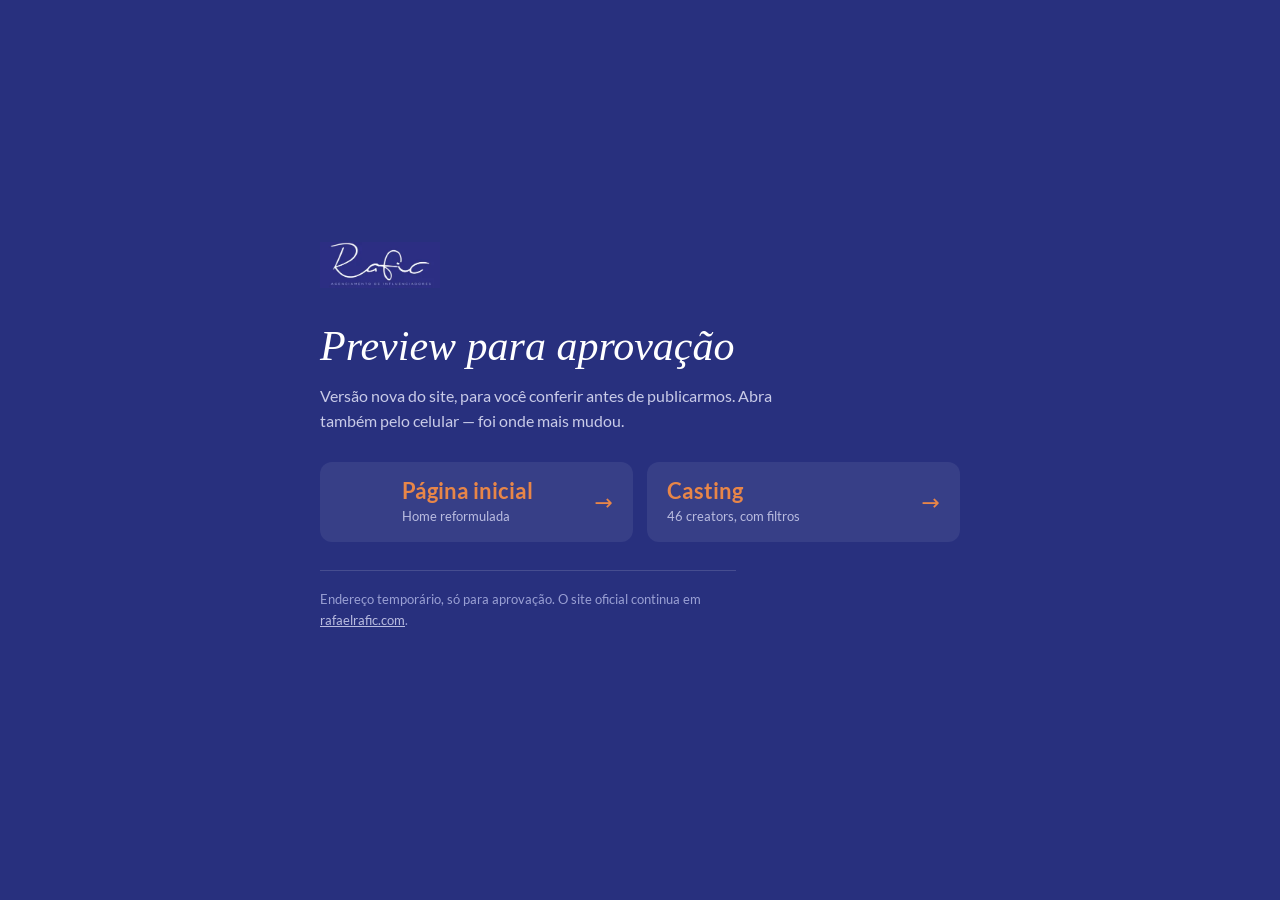
<file: index.html>
<!doctype html>
<html lang="pt-BR">
<head>
<meta charset="utf-8">
<meta name="viewport" content="width=device-width,initial-scale=1">
<meta name="robots" content="noindex,nofollow">
<title>Rafael Rafic — preview para aprovação</title>
<link rel="icon" href="midia/favicon.ico" sizes="any">
<link rel="icon" type="image/png" sizes="32x32" href="midia/favicon-32.png">
<link rel="icon" type="image/png" sizes="16x16" href="midia/favicon-16.png">
<link rel="apple-touch-icon" href="midia/apple-touch-icon.png">
<link rel="stylesheet" href="fontes/lato.css">
<style>
*,*::before,*::after{box-sizing:border-box}
body{margin:0;min-height:100vh;background:#28307e;color:#fff;
  font-family:Lato,"Segoe UI",system-ui,sans-serif;line-height:1.6;
  display:flex;align-items:center;justify-content:center;padding:24px}
main{max-width:640px;width:100%}
img{height:46px;width:auto;margin-bottom:28px}
h1{font-family:Georgia,"Times New Roman",serif;font-style:italic;font-weight:400;
  font-size:clamp(28px,6vw,42px);line-height:1.15;margin:0 0 12px}
p{color:#c9cbe8;margin:0 0 28px;max-width:52ch}
.telas{display:grid;gap:14px;margin-bottom:28px}
a.tela{display:flex;justify-content:space-between;align-items:center;gap:16px;
  background:rgba(255,255,255,.07);border-radius:12px;padding:18px 20px;
  color:#fff;text-decoration:none;min-height:64px}
a.tela:hover{background:rgba(255,255,255,.14)}
a.tela b{font-weight:700;display:block}
a.tela small{color:#b9bce0;font-size:13px}
a.tela span{color:#e88648;font-size:22px;line-height:1}
.aviso{font-size:13px;color:#9aa0d4;border-top:1px solid rgba(255,255,255,.14);
  padding-top:18px}
@media(min-width:640px){.telas{grid-template-columns:1fr 1fr}}
</style>
</head>
<body>
<main>
  <img src="midia/logo-320.webp" alt="Rafael Rafic" width="320" height="86">
  <h1>Preview para aprovação</h1>
  <p>Versão nova do site, para você conferir antes de publicarmos.
     Abra também pelo celular — foi onde mais mudou.</p>
  <div class="telas">
    <a class="tela" href="home.html">
      <span class="sr"></span>
      <span><b>Página inicial</b><small>Home reformulada</small></span>
      <span>→</span>
    </a>
    <a class="tela" href="casting.html">
      <span><b>Casting</b><small>46 creators, com filtros</small></span>
      <span>→</span>
    </a>
  </div>
  <p class="aviso">Endereço temporário, só para aprovação. O site oficial
     continua em <a href="https://rafaelrafic.com/" style="color:#b9bce0">
     rafaelrafic.com</a>.</p>
</main>
</body>
</html>
</file>
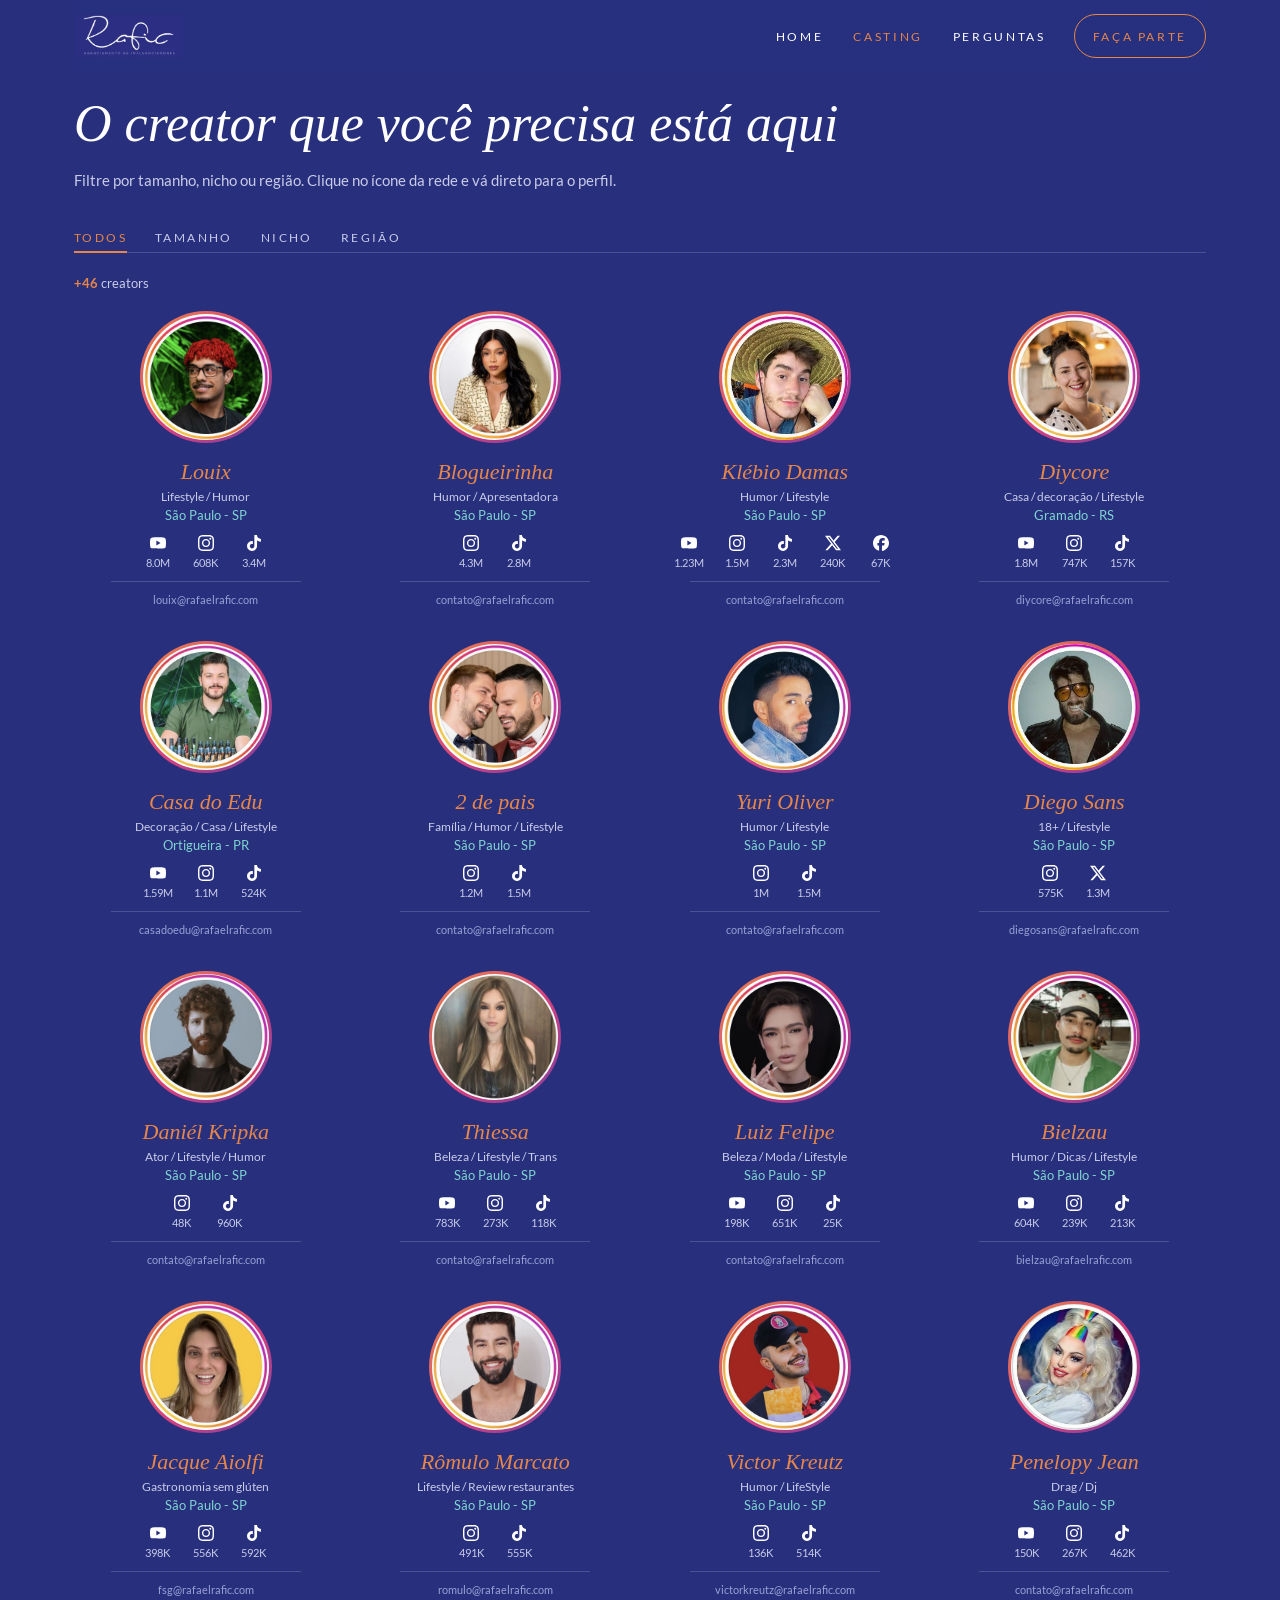
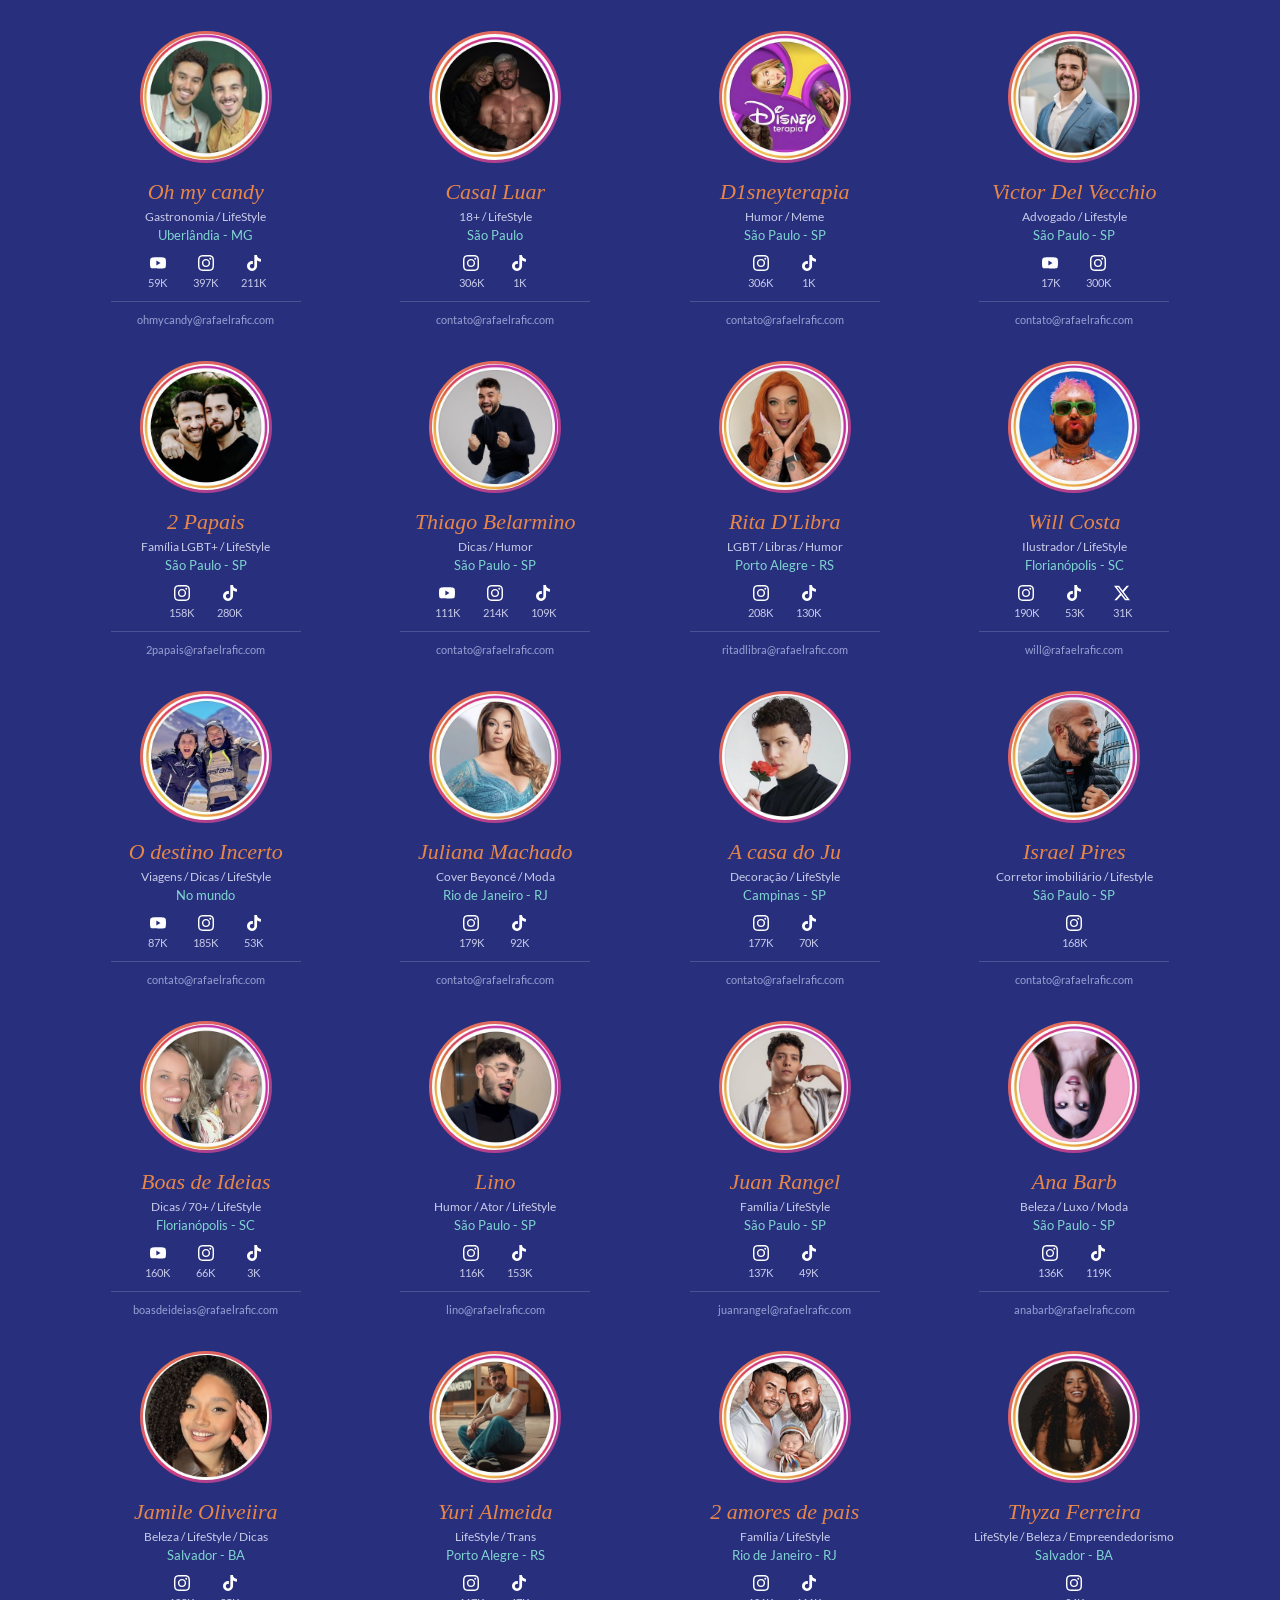
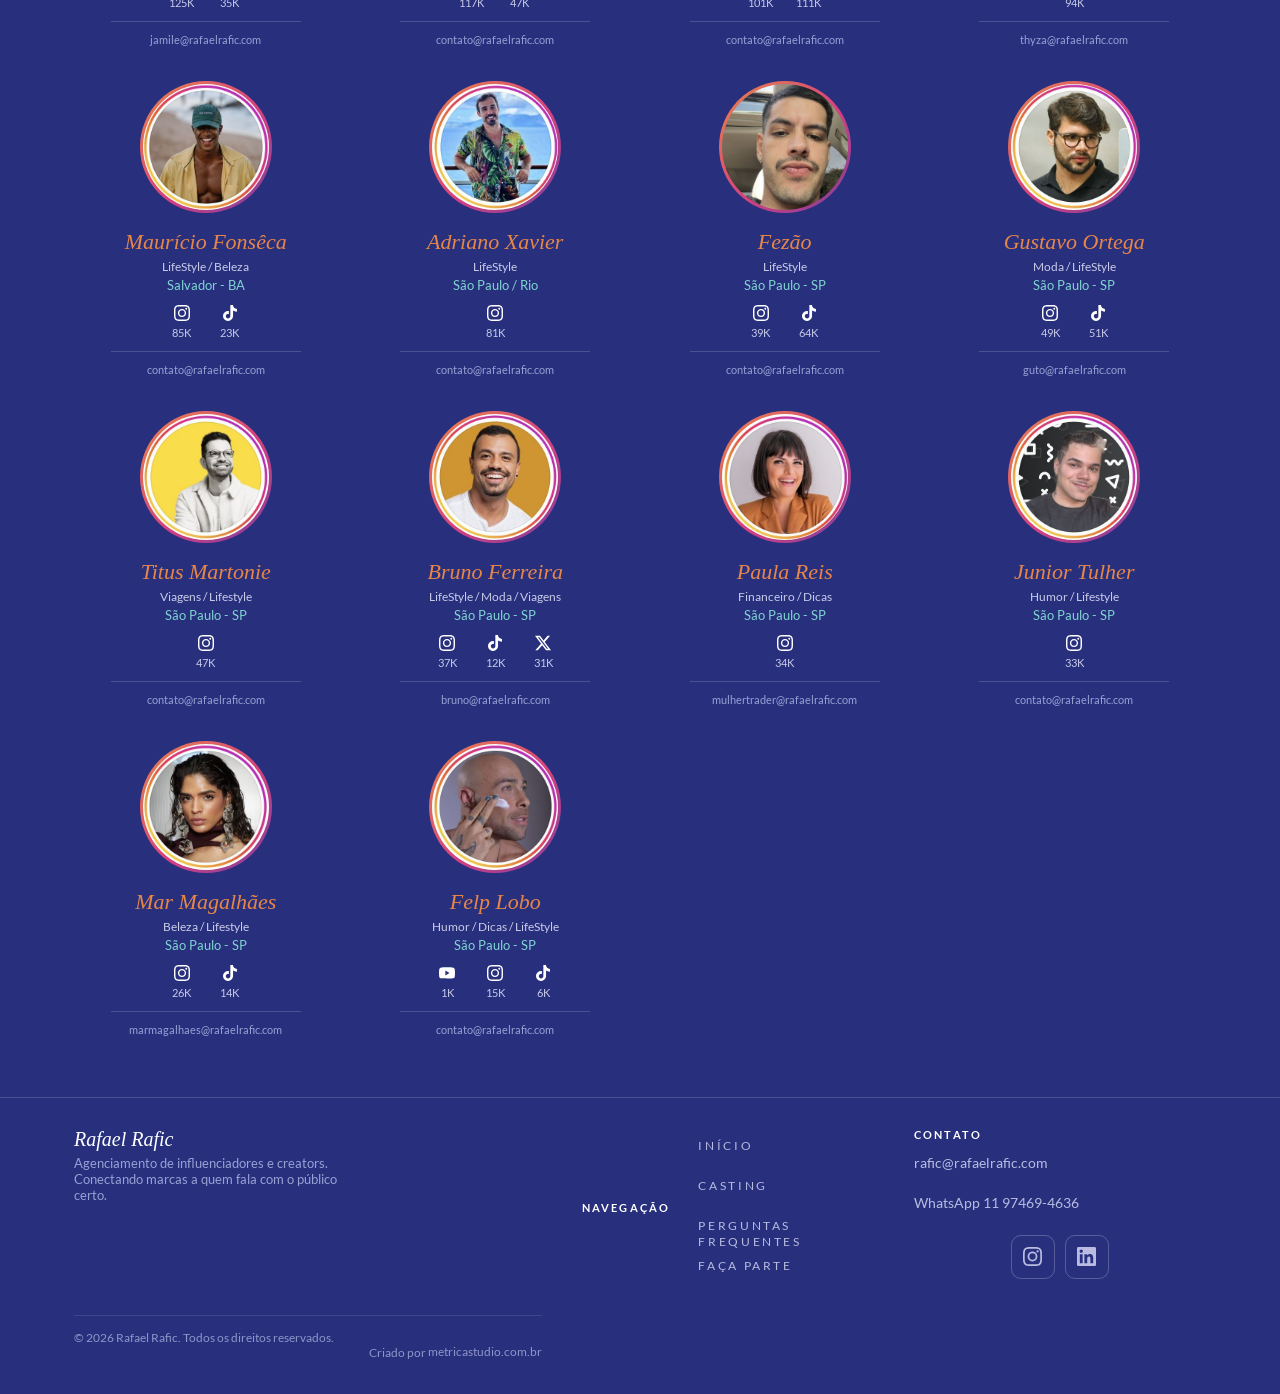
<file: casting.html>
<!doctype html>
<html lang="pt-BR">
<head>
<meta charset="utf-8">
<meta name="viewport" content="width=device-width,initial-scale=1">
<meta name="robots" content="noindex,nofollow">
<meta name="googlebot" content="noindex,nofollow">
<title>Casting — Rafael Rafic (protótipo)</title>
<link rel="icon" href="midia/favicon.ico" sizes="any">
<link rel="icon" type="image/png" sizes="32x32" href="midia/favicon-32.png">
<link rel="icon" type="image/png" sizes="16x16" href="midia/favicon-16.png">
<link rel="apple-touch-icon" href="midia/apple-touch-icon.png">
<link rel="preload" as="font" type="font/woff2" href="fontes/S6uyw4BMUTPHjx4wXg.woff2" crossorigin>
<link rel="stylesheet" href="fontes/lato.css">
<style>
*,*::before,*::after{box-sizing:border-box}
body{margin:0;background:#28307e;color:#fff;
  font-family:Lato,"Segoe UI",system-ui,sans-serif;-webkit-font-smoothing:antialiased}
.sr{position:absolute;width:1px;height:1px;overflow:hidden;clip:rect(0 0 0 0);white-space:nowrap}
.envelope{max-width:1180px;margin:0 auto;padding:0 24px}

/* Topo igual ao da home: no celular a barra ficava com 137px (17% da tela),
   o nav quebrava em duas linhas e os links tinham 15px de altura -- alvo
   pequeno demais para o dedo, que pede 44px. */
header{position:sticky;top:0;z-index:20;display:flex;align-items:center;
  justify-content:space-between;gap:12px;padding:8px 0;
  background:rgba(40,48,126,.96);backdrop-filter:blur(8px)}
header img{height:34px;width:auto}
.marca{display:inline-flex;align-items:center;min-height:44px}

.abrir{display:inline-flex;align-items:center;justify-content:center;
  width:44px;height:44px;padding:0;background:none;border:0;color:#fff;
  cursor:pointer}
.abrir svg{width:24px;height:24px;fill:currentColor}
.abrir:hover{color:#e88648}

nav{display:none;position:absolute;left:0;right:0;top:100%;
  flex-direction:column;background:#28307e;padding:4px 24px 14px;
  border-bottom:1px solid rgba(255,255,255,.12)}
nav.aberto{display:flex}
nav a{color:#fff;text-decoration:none;font-size:12px;letter-spacing:.22em;
  text-transform:uppercase;display:inline-flex;align-items:center;
  min-height:48px;padding:0 2px}
nav a:hover,nav a.ativo{color:#e88648}

/* precisa ser "nav a.botao": a regra "nav a" acima tem elemento + classe e
   ganharia no padding, deixando a borda colada no texto */
nav a.botao{background:#e88648;color:#28307e;font-weight:700;
  border:1px solid #e88648;border-radius:10px;padding:0 18px;
  justify-content:center;margin-top:12px}
nav a.botao:hover{background:#f09a63;border-color:#f09a63;color:#28307e}

.intro{padding:22px 0 8px}
h1{font-family:Georgia,"Times New Roman",serif;font-style:italic;font-weight:400;
  font-size:clamp(30px,5vw,52px);margin:0 0 14px;line-height:1.15}
.intro p{max-width:620px;margin:0;color:#c9cbe8;font-size:15px;line-height:1.6}

.abas{display:flex;gap:28px;flex-wrap:wrap;margin:30px 0 0;padding:0 0 12px;
  border-bottom:1px solid rgba(255,255,255,.16)}
.aba{background:none;border:0;padding:0 0 6px;color:#c9cbe8;cursor:pointer;
  font:inherit;font-size:12px;letter-spacing:.2em;text-transform:uppercase;
  border-bottom:2px solid transparent;margin-bottom:-13px}
.aba:hover{color:#fff}
.aba[aria-selected="true"]{color:#e88648;border-bottom-color:#e88648}

.chips{display:flex;gap:10px;flex-wrap:wrap;margin:18px 0 0}
/* sem isto o display:flex acima vence o [hidden] do navegador (mesma
   especificidade, e este vem depois) e todos os grupos aparecem juntos */
.chips[hidden]{display:none}
.chip{background:rgba(255,255,255,.08);border:1px solid transparent;border-radius:999px;
  padding:7px 15px;color:#e6e7f5;cursor:pointer;font:inherit;font-size:13px;
  display:inline-flex;align-items:center;gap:7px}
.chip:hover{background:rgba(255,255,255,.16)}
.chip[aria-pressed="true"]{background:#e88648;color:#28307e;font-weight:700}
.chip .n{opacity:.65;font-size:11px}
.chip[aria-pressed="true"] .n{opacity:.8}

.contagem{margin:22px 0 6px;font-size:13px;color:#c9cbe8}
.contagem b{color:#e88648}

.grade{display:grid;gap:34px 26px;padding:14px 0 60px;
  grid-template-columns:repeat(auto-fill,minmax(260px,1fr))}
.cartao{text-align:center}
.cartao[hidden]{display:none}
.anel{width:132px;height:132px;margin:0 auto 16px;border-radius:50%;padding:3px;
  background:linear-gradient(135deg,#e88648,#d6407f 55%,#7b3fa0)}
.avatar{width:100%;height:100%;border-radius:50%;background:#343c8c;
  display:flex;align-items:center;justify-content:center;overflow:hidden;
  font-size:34px;letter-spacing:.04em;color:#fff}
.avatar img{width:100%;height:100%;object-fit:cover;display:block}
.cartao h3{font-family:Georgia,"Times New Roman",serif;font-style:italic;
  font-weight:400;font-size:22px;margin:0 0 4px;color:#e88648}
.nicho{margin:0 0 3px;font-size:12px;color:#c9cbe8}
.cidade{margin:0 0 12px;font-size:13px;color:#7fd4d0}
.redes{display:flex;justify-content:center;gap:14px;flex-wrap:wrap;margin-bottom:12px}
.rede{display:flex;flex-direction:column;align-items:center;gap:5px;
  color:#fff;text-decoration:none;font-size:15px;min-width:34px}
.rede .icone{width:16px;height:16px;fill:currentColor;display:block}
.rede b{font-size:11px;font-weight:400;color:#c9cbe8}
.rede:hover{color:#e88648}
.rede:hover b{color:#e88648}
.email{display:inline-block;padding-top:11px;font-size:11px;color:#9aa0d4;
  text-decoration:none;border-top:1px solid rgba(255,255,255,.16);min-width:190px}
.email:hover{color:#e88648}

button.anel{border:0;cursor:pointer;font:inherit;color:inherit;display:block}
button.anel:focus-visible{outline:2px solid #e88648;outline-offset:4px}

/* ---- ficha em tela cheia ---- */
dialog.ficha{border:0;padding:0;margin:0;width:100%;max-width:100%;
  height:100%;max-height:100%;background:#28307e;color:#fff;overflow:auto}
dialog.ficha::backdrop{background:rgba(10,14,48,.72)}
.ficha-fechar{position:sticky;top:0;margin-left:auto;display:flex;
  align-items:center;justify-content:center;width:48px;height:48px;
  background:none;border:0;color:#fff;cursor:pointer;font-size:26px;
  line-height:1}
.ficha-fechar:hover{color:#e88648}
.ficha-fechar:focus-visible{outline:2px solid #e88648;outline-offset:-4px}
.ficha-corpo{display:flex;align-items:center;justify-content:center;
  min-height:calc(100% - 48px);padding:0 24px 48px}
.ficha-corpo .cartao{max-width:520px}
.ficha-corpo .anel{width:200px;height:200px;margin-bottom:26px}
.ficha-corpo .avatar{font-size:52px}
.ficha-corpo h3{font-size:34px;margin-bottom:8px}
.ficha-corpo .nicho{font-size:15px;margin-bottom:6px}
.ficha-corpo .cidade{font-size:17px;margin-bottom:26px}
.ficha-corpo .redes{gap:22px;margin-bottom:22px}
.ficha-corpo .rede .icone{width:22px;height:22px}
.ficha-corpo .rede b{font-size:13px}
.ficha-corpo .email{font-size:13px;padding-top:18px}

/* animacao curta: 180ms para entrar, 140ms para sair */
@keyframes ficha-entra{from{opacity:0;transform:translateY(10px)}
                       to{opacity:1;transform:none}}
@keyframes ficha-fundo{from{opacity:0} to{opacity:1}}
dialog.ficha[open]{animation:ficha-entra .18s ease-out}
dialog.ficha[open]::backdrop{animation:ficha-fundo .18s ease-out}
/* nome proprio para a saida: reaproveitar "ficha-entra" com reverse nao
   reinicia a animacao (o nome nao muda), o animationend nunca dispara e a
   ficha fica presa aberta */
@keyframes ficha-sai{from{opacity:1;transform:none}
                     to{opacity:0;transform:translateY(6px)}}
@keyframes ficha-fundo-sai{from{opacity:1} to{opacity:0}}
dialog.ficha.fechando{animation:ficha-sai .14s ease-in forwards}
dialog.ficha.fechando::backdrop{animation:ficha-fundo-sai .14s ease-in forwards}
@media(prefers-reduced-motion:reduce){
  dialog.ficha[open],dialog.ficha[open]::backdrop,
  dialog.ficha.fechando,dialog.ficha.fechando::backdrop{animation:none}
}

.vazio{padding:50px 0 70px;text-align:center;color:#c9cbe8}

@media(min-width:760px){
  .abrir{display:none}
  nav{display:flex;position:static;flex-direction:row;align-items:center;
    gap:26px;background:none;border:0;padding:0}
  nav a{min-height:44px}
  nav a.botao{background:none;color:#e88648;font-weight:400;
    border-radius:999px;margin-top:0}
  nav a.botao:hover{background:#e88648;color:#28307e}
  header{padding:14px 0}
  header img{height:42px}
}

@media(max-width:620px){
  .grade{grid-template-columns:1fr 1fr;gap:26px 16px}
  .anel{width:96px;height:96px}
  .avatar{font-size:25px}
  .cartao h3{font-size:17px}
  .redes{gap:9px}
  .email{min-width:0;word-break:break-all}
  .abas{gap:18px}
  /* o casting e aberto sobretudo no celular, entao o topo cede espaco
     para os creators comecarem acima da dobra */
  .envelope{padding:0 16px}
  .intro{padding:10px 0 0}
  h1{font-size:27px;margin-bottom:8px}
  .intro p{font-size:13px}
  .abas{margin-top:18px}
  .contagem{margin:14px 0 0}
  .grade{padding-top:8px}
}

.rodape{margin-top:auto;border-top:1px solid rgba(255,255,255,.14);
  padding:30px 0 0;font-size:14px;color:#b9bce0}
.rodape .envelope{display:grid;gap:22px}
.rodape h2{font-family:Georgia,"Times New Roman",serif;font-style:italic;
  font-weight:400;font-size:20px;color:#fff;margin:0 0 4px}
.rodape .lema{margin:0;max-width:34ch;color:#9aa0d4;font-size:13px}
.rodape h3{font-size:11px;letter-spacing:.2em;text-transform:uppercase;
  color:#fff;margin:0 0 4px;font-weight:700}
.rodape ul{list-style:none;margin:0;padding:0}
/* Os 44px de area de toque continuam, mas o texto fica no topo da caixa em
   vez de centralizado: e o que aproxima visualmente as linhas sem tirar o
   alvo do dedo. Ele pediu "mais juntinhos". */
.rodape li a{color:#b9bce0;text-decoration:none;display:flex;
  align-items:flex-start;min-height:40px;padding-top:9px;line-height:1.3}
.rodape a{color:#b9bce0;text-decoration:none}
.rodape a:hover{color:#e88648}

/* redes desenhadas, nao escritas */
.rodape .redes{display:flex;gap:10px;margin-top:10px}
.rodape .redes a{display:inline-flex;align-items:center;justify-content:center;
  width:44px;height:44px;border:1px solid rgba(255,255,255,.22);
  border-radius:10px}
.rodape .redes a:hover{border-color:#e88648;color:#e88648}
.rodape .redes svg{width:19px;height:19px;fill:currentColor}

.rodape .barra{margin-top:24px;border-top:1px solid rgba(255,255,255,.1);
  padding:14px 0 20px;display:flex;justify-content:space-between;
  gap:8px 20px;flex-wrap:wrap;font-size:12px;color:#8f95c9}
/* inline-flex com altura: cresce a area de toque sem tirar o
   link de dentro da frase */
.rodape .barra a{display:inline-flex;align-items:center;
  min-height:44px;color:#8f95c9}
@media(min-width:760px){
  .rodape .envelope{grid-template-columns:1.6fr 1fr 1fr;gap:40px}
}
</style>
</head>
<body>
<svg width="0" height="0" style="position:absolute" aria-hidden="true"><defs><symbol id="i-youtube" viewBox="0 0 24 24"><path d="M23.498 6.186a3.016 3.016 0 0 0-2.122-2.136C19.505 3.545 12 3.545 12 3.545s-7.505 0-9.377.505A3.017 3.017 0 0 0 .502 6.186C0 8.07 0 12 0 12s0 3.93.502 5.814a3.016 3.016 0 0 0 2.122 2.136c1.871.505 9.376.505 9.376.505s7.505 0 9.377-.505a3.015 3.015 0 0 0 2.122-2.136C24 15.93 24 12 24 12s0-3.93-.502-5.814zM9.545 15.568V8.432L15.818 12l-6.273 3.568z"/></symbol><symbol id="i-instagram" viewBox="0 0 24 24"><path d="M7.0301.084c-1.2768.0602-2.1487.264-2.911.5634-.7888.3075-1.4575.72-2.1228 1.3877-.6652.6677-1.075 1.3368-1.3802 2.127-.2954.7638-.4956 1.6365-.552 2.914-.0564 1.2775-.0689 1.6882-.0626 4.947.0062 3.2586.0206 3.6671.0825 4.9473.061 1.2765.264 2.1482.5635 2.9107.308.7889.72 1.4573 1.388 2.1228.6679.6655 1.3365 1.0743 2.1285 1.38.7632.295 1.6361.4961 2.9134.552 1.2773.056 1.6884.069 4.9462.0627 3.2578-.0062 3.668-.0207 4.9478-.0814 1.28-.0607 2.147-.2652 2.9098-.5633.7889-.3086 1.4578-.72 2.1228-1.3881.665-.6682 1.0745-1.3378 1.3795-2.1284.2957-.7632.4966-1.636.552-2.9124.056-1.2809.0692-1.6898.063-4.948-.0063-3.2583-.021-3.6668-.0817-4.9465-.0607-1.2797-.264-2.1487-.5633-2.9117-.3084-.7889-.72-1.4568-1.3876-2.1228C21.2982 1.33 20.628.9208 19.8378.6165 19.074.321 18.2017.1197 16.9244.0645 15.6471.0093 15.236-.005 11.977.0014 8.718.0076 8.31.0215 7.0301.0839m.1402 21.6932c-1.17-.0509-1.8053-.2453-2.2287-.408-.5606-.216-.96-.4771-1.3819-.895-.422-.4178-.6811-.8186-.9-1.378-.1644-.4234-.3624-1.058-.4171-2.228-.0595-1.2645-.072-1.6442-.079-4.848-.007-3.2037.0053-3.583.0607-4.848.05-1.169.2456-1.805.408-2.2282.216-.5613.4762-.96.895-1.3816.4188-.4217.8184-.6814 1.3783-.9003.423-.1651 1.0575-.3614 2.227-.4171 1.2655-.06 1.6447-.072 4.848-.079 3.2033-.007 3.5835.005 4.8495.0608 1.169.0508 1.8053.2445 2.228.408.5608.216.96.4754 1.3816.895.4217.4194.6816.8176.9005 1.3787.1653.4217.3617 1.056.4169 2.2263.0602 1.2655.0739 1.645.0796 4.848.0058 3.203-.0055 3.5834-.061 4.848-.051 1.17-.245 1.8055-.408 2.2294-.216.5604-.4763.96-.8954 1.3814-.419.4215-.8181.6811-1.3783.9-.4224.1649-1.0577.3617-2.2262.4174-1.2656.0595-1.6448.072-4.8493.079-3.2045.007-3.5825-.006-4.848-.0608M16.953 5.5864A1.44 1.44 0 1 0 18.39 4.144a1.44 1.44 0 0 0-1.437 1.4424M5.8385 12.012c.0067 3.4032 2.7706 6.1557 6.173 6.1493 3.4026-.0065 6.157-2.7701 6.1506-6.1733-.0065-3.4032-2.771-6.1565-6.174-6.1498-3.403.0067-6.156 2.771-6.1496 6.1738M8 12.0077a4 4 0 1 1 4.008 3.9921A3.9996 3.9996 0 0 1 8 12.0077"/></symbol><symbol id="i-tiktok" viewBox="0 0 24 24"><path d="M12.525.02c1.31-.02 2.61-.01 3.91-.02.08 1.53.63 3.09 1.75 4.17 1.12 1.11 2.7 1.62 4.24 1.79v4.03c-1.44-.05-2.89-.35-4.2-.97-.57-.26-1.1-.59-1.62-.93-.01 2.92.01 5.84-.02 8.75-.08 1.4-.54 2.79-1.35 3.94-1.31 1.92-3.58 3.17-5.91 3.21-1.43.08-2.86-.31-4.08-1.03-2.02-1.19-3.44-3.37-3.65-5.71-.02-.5-.03-1-.01-1.49.18-1.9 1.12-3.72 2.58-4.96 1.66-1.44 3.98-2.13 6.15-1.72.02 1.48-.04 2.96-.04 4.44-.99-.32-2.15-.23-3.02.37-.63.41-1.11 1.04-1.36 1.75-.21.51-.15 1.07-.14 1.61.24 1.64 1.82 3.02 3.5 2.87 1.12-.01 2.19-.66 2.77-1.61.19-.33.4-.67.41-1.06.1-1.79.06-3.57.07-5.36.01-4.03-.01-8.05.02-12.07z"/></symbol><symbol id="i-twitter" viewBox="0 0 24 24"><path d="M18.901 1.153h3.68l-8.04 9.19L24 22.846h-7.406l-5.8-7.584-6.638 7.584H.474l8.6-9.83L0 1.154h7.594l5.243 6.932ZM17.61 20.644h2.039L6.486 3.24H4.298Z"/></symbol><symbol id="i-facebook" viewBox="0 0 24 24"><path d="M9.101 23.691v-7.98H6.627v-3.667h2.474v-1.58c0-4.085 1.848-5.978 5.858-5.978.401 0 .955.042 1.468.103a8.68 8.68 0 0 1 1.141.195v3.325a8.623 8.623 0 0 0-.653-.036 26.805 26.805 0 0 0-.733-.009c-.707 0-1.259.096-1.675.309a1.686 1.686 0 0 0-.679.622c-.258.42-.374.995-.374 1.752v1.297h3.919l-.386 2.103-.287 1.564h-3.246v8.245C19.396 23.238 24 18.179 24 12.044c0-6.627-5.373-12-12-12s-12 5.373-12 12c0 5.628 3.874 10.35 9.101 11.647Z"/></symbol></defs></svg>
<div class="envelope">

  <header>
    <a href="home.html" class="marca" aria-label="Rafael Rafic, página inicial">
      <img src="midia/logo-320.webp" alt="Rafael Rafic" width="320" height="86">
    </a>
    <button class="abrir" type="button" aria-expanded="false"
            aria-controls="menu-principal" aria-label="Abrir menu">
      <svg viewBox="0 0 24 24" aria-hidden="true"><rect x="3" y="6" width="18" height="2" rx="1"/><rect x="3" y="11" width="18" height="2" rx="1"/><rect x="3" y="16" width="18" height="2" rx="1"/></svg>
    </button>
    <nav id="menu-principal" aria-label="Principal">
      <a href="home.html">Home</a>
      <a href="#" class="ativo" aria-current="page">Casting</a>
      <a href="home.html#perguntas">Perguntas</a>
      <a href="home.html#faca-parte" class="botao">Faça parte</a>
    </nav>
  </header>

  <section class="intro">
    <h1>O creator que você precisa está aqui</h1>
    <p>Filtre por tamanho, nicho ou região. Clique no ícone da rede e vá direto
       para o perfil.</p>
  </section>

  <div class="abas" role="tablist">
    <button class="aba" role="tab" aria-selected="true"  data-dim="">Todos</button>
    <button class="aba" role="tab" aria-selected="false" data-dim="porte">Tamanho</button>
    <button class="aba" role="tab" aria-selected="false" data-dim="nicho">Nicho</button>
    <button class="aba" role="tab" aria-selected="false" data-dim="uf">Região</button>
  </div>
  <div class="chips" data-para="porte" hidden><button class="chip" data-dim="porte" data-valor="macro">Macro e Mega<span class="n">15</span></button><button class="chip" data-dim="porte" data-valor="medio">Médios<span class="n">25</span></button><button class="chip" data-dim="porte" data-valor="micro">Micros<span class="n">6</span></button></div><div class="chips" data-para="nicho" hidden><button class="chip" data-dim="nicho" data-valor="Humor">Humor<span class="n">14</span></button><button class="chip" data-dim="nicho" data-valor="Beleza">Beleza<span class="n">7</span></button><button class="chip" data-dim="nicho" data-valor="Dicas">Dicas<span class="n">7</span></button><button class="chip" data-dim="nicho" data-valor="Entretenimento">Entretenimento<span class="n">6</span></button><button class="chip" data-dim="nicho" data-valor="Diversidade">Diversidade<span class="n">5</span></button><button class="chip" data-dim="nicho" data-valor="Moda">Moda<span class="n">5</span></button><button class="chip" data-dim="nicho" data-valor="Família">Família<span class="n">4</span></button><button class="chip" data-dim="nicho" data-valor="Negócios">Negócios<span class="n">4</span></button><button class="chip" data-dim="nicho" data-valor="Casa e Decoração">Casa e Decoração<span class="n">3</span></button><button class="chip" data-dim="nicho" data-valor="Gastronomia">Gastronomia<span class="n">3</span></button><button class="chip" data-dim="nicho" data-valor="Viagens">Viagens<span class="n">3</span></button><button class="chip" data-dim="nicho" data-valor="Público adulto">Público adulto<span class="n">2</span></button></div><div class="chips" data-para="uf" hidden><button class="chip" data-dim="uf" data-valor="SP">SP<span class="n">31</span></button><button class="chip" data-dim="uf" data-valor="BA">BA<span class="n">3</span></button><button class="chip" data-dim="uf" data-valor="RS">RS<span class="n">3</span></button><button class="chip" data-dim="uf" data-valor="RJ">RJ<span class="n">2</span></button><button class="chip" data-dim="uf" data-valor="SC">SC<span class="n">2</span></button><button class="chip" data-dim="uf" data-valor="MG">MG<span class="n">1</span></button><button class="chip" data-dim="uf" data-valor="PR">PR<span class="n">1</span></button></div>

  <p class="contagem" id="contagem"></p>
  <div class="grade"><article class="cartao" data-porte="macro" data-uf="SP" data-nichos="Humor"><button class="anel" type="button" aria-label="Abrir ficha de Louix"><div class="avatar"><img src="fotos/louix.jpg" alt="Louix" loading="lazy"></div></button><h3>Louix</h3><p class="nicho">Lifestyle / Humor</p><p class="cidade">São Paulo - SP</p><div class="redes"><a class="rede" href="https://www.youtube.com/louixx" target="_blank" rel="noopener" title="YouTube de Louix"><svg class="icone" aria-hidden="true"><use href="#i-youtube"/></svg><span class="sr">YouTube</span><b>8.0M</b></a><a class="rede" href="https://www.instagram.com/louixmarfil/" target="_blank" rel="noopener" title="Instagram de Louix"><svg class="icone" aria-hidden="true"><use href="#i-instagram"/></svg><span class="sr">Instagram</span><b>608K</b></a><a class="rede" href="https://www.tiktok.com/@louix" target="_blank" rel="noopener" title="TikTok de Louix"><svg class="icone" aria-hidden="true"><use href="#i-tiktok"/></svg><span class="sr">TikTok</span><b>3.4M</b></a></div><a class="email" href="mailto:louix@rafaelrafic.com">louix@rafaelrafic.com</a></article><article class="cartao" data-porte="macro" data-uf="SP" data-nichos="Entretenimento|Humor"><button class="anel" type="button" aria-label="Abrir ficha de Blogueirinha"><div class="avatar"><img src="fotos/blogueirinha.jpg" alt="Blogueirinha" loading="lazy"></div></button><h3>Blogueirinha</h3><p class="nicho">Humor / Apresentadora</p><p class="cidade">São Paulo - SP</p><div class="redes"><a class="rede" href="https://www.instagram.com/blogueirinha/" target="_blank" rel="noopener" title="Instagram de Blogueirinha"><svg class="icone" aria-hidden="true"><use href="#i-instagram"/></svg><span class="sr">Instagram</span><b>4.3M</b></a><a class="rede" href="https://www.tiktok.com/@i_blogueirinha" target="_blank" rel="noopener" title="TikTok de Blogueirinha"><svg class="icone" aria-hidden="true"><use href="#i-tiktok"/></svg><span class="sr">TikTok</span><b>2.8M</b></a></div><a class="email" href="mailto:contato@rafaelrafic.com">contato@rafaelrafic.com</a></article><article class="cartao" data-porte="macro" data-uf="SP" data-nichos="Humor"><button class="anel" type="button" aria-label="Abrir ficha de Klébio Damas"><div class="avatar"><img src="fotos/klebio-damas.jpg" alt="Klébio Damas" loading="lazy"></div></button><h3>Klébio Damas</h3><p class="nicho">Humor / Lifestyle</p><p class="cidade">São Paulo - SP</p><div class="redes"><a class="rede" href="https://www.youtube.com/channel/UCdKdmvjGSkT5CJlZGamPaYQ" target="_blank" rel="noopener" title="YouTube de Klébio Damas"><svg class="icone" aria-hidden="true"><use href="#i-youtube"/></svg><span class="sr">YouTube</span><b>1.23M</b></a><a class="rede" href="https://www.instagram.com/klebiodamas" target="_blank" rel="noopener" title="Instagram de Klébio Damas"><svg class="icone" aria-hidden="true"><use href="#i-instagram"/></svg><span class="sr">Instagram</span><b>1.5M</b></a><a class="rede" href="https://www.tiktok.com/@klebiodamas" target="_blank" rel="noopener" title="TikTok de Klébio Damas"><svg class="icone" aria-hidden="true"><use href="#i-tiktok"/></svg><span class="sr">TikTok</span><b>2.3M</b></a><a class="rede" href="https://twitter.com/klebiodamas" target="_blank" rel="noopener" title="X de Klébio Damas"><svg class="icone" aria-hidden="true"><use href="#i-twitter"/></svg><span class="sr">X</span><b>240K</b></a><a class="rede" href="https://www.facebook.com/klebiodamas" target="_blank" rel="noopener" title="Facebook de Klébio Damas"><svg class="icone" aria-hidden="true"><use href="#i-facebook"/></svg><span class="sr">Facebook</span><b>67K</b></a></div><a class="email" href="mailto:contato@rafaelrafic.com">contato@rafaelrafic.com</a></article><article class="cartao" data-porte="macro" data-uf="RS" data-nichos="Casa e Decoração"><button class="anel" type="button" aria-label="Abrir ficha de Diycore"><div class="avatar"><img src="fotos/diycore.jpg" alt="Diycore" loading="lazy"></div></button><h3>Diycore</h3><p class="nicho">Casa / decoração / Lifestyle</p><p class="cidade">Gramado - RS</p><div class="redes"><a class="rede" href="https://www.youtube.com/@diycore" target="_blank" rel="noopener" title="YouTube de Diycore"><svg class="icone" aria-hidden="true"><use href="#i-youtube"/></svg><span class="sr">YouTube</span><b>1.8M</b></a><a class="rede" href="https://www.instagram.com/diycore/" target="_blank" rel="noopener" title="Instagram de Diycore"><svg class="icone" aria-hidden="true"><use href="#i-instagram"/></svg><span class="sr">Instagram</span><b>747K</b></a><a class="rede" href="https://www.tiktok.com/@diycore" target="_blank" rel="noopener" title="TikTok de Diycore"><svg class="icone" aria-hidden="true"><use href="#i-tiktok"/></svg><span class="sr">TikTok</span><b>157K</b></a></div><a class="email" href="mailto:diycore@rafaelrafic.com">diycore@rafaelrafic.com</a></article><article class="cartao" data-porte="macro" data-uf="PR" data-nichos="Casa e Decoração"><button class="anel" type="button" aria-label="Abrir ficha de Casa do Edu"><div class="avatar"><img src="fotos/casa-do-edu.jpg" alt="Casa do Edu" loading="lazy"></div></button><h3>Casa do Edu</h3><p class="nicho">Decoração / Casa / Lifestyle</p><p class="cidade">Ortigueira - PR</p><div class="redes"><a class="rede" href="https://www.youtube.com/channel/UCfYZRHQWV-evwn5kzQsK2Gg" target="_blank" rel="noopener" title="YouTube de Casa do Edu"><svg class="icone" aria-hidden="true"><use href="#i-youtube"/></svg><span class="sr">YouTube</span><b>1.59M</b></a><a class="rede" href="https://www.instagram.com/casadoedu/" target="_blank" rel="noopener" title="Instagram de Casa do Edu"><svg class="icone" aria-hidden="true"><use href="#i-instagram"/></svg><span class="sr">Instagram</span><b>1.1M</b></a><a class="rede" href="https://www.tiktok.com/@casadoedu" target="_blank" rel="noopener" title="TikTok de Casa do Edu"><svg class="icone" aria-hidden="true"><use href="#i-tiktok"/></svg><span class="sr">TikTok</span><b>524K</b></a></div><a class="email" href="mailto:casadoedu@rafaelrafic.com">casadoedu@rafaelrafic.com</a></article><article class="cartao" data-porte="macro" data-uf="SP" data-nichos="Família|Humor"><button class="anel" type="button" aria-label="Abrir ficha de 2 de pais"><div class="avatar"><img src="fotos/2-de-pais.jpg" alt="2 de pais" loading="lazy"></div></button><h3>2 de pais</h3><p class="nicho">Família / Humor / Lifestyle</p><p class="cidade">São Paulo - SP</p><div class="redes"><a class="rede" href="https://www.instagram.com/2depais/" target="_blank" rel="noopener" title="Instagram de 2 de pais"><svg class="icone" aria-hidden="true"><use href="#i-instagram"/></svg><span class="sr">Instagram</span><b>1.2M</b></a><a class="rede" href="https://www.tiktok.com/@2depais" target="_blank" rel="noopener" title="TikTok de 2 de pais"><svg class="icone" aria-hidden="true"><use href="#i-tiktok"/></svg><span class="sr">TikTok</span><b>1.5M</b></a></div><a class="email" href="mailto:contato@rafaelrafic.com">contato@rafaelrafic.com</a></article><article class="cartao" data-porte="macro" data-uf="SP" data-nichos="Humor"><button class="anel" type="button" aria-label="Abrir ficha de Yuri Oliver"><div class="avatar"><img src="fotos/yuri-oliver.jpg" alt="Yuri Oliver" loading="lazy"></div></button><h3>Yuri Oliver</h3><p class="nicho">Humor / Lifestyle</p><p class="cidade">São Paulo - SP</p><div class="redes"><a class="rede" href="https://instagram.com/euyurioliver" target="_blank" rel="noopener" title="Instagram de Yuri Oliver"><svg class="icone" aria-hidden="true"><use href="#i-instagram"/></svg><span class="sr">Instagram</span><b>1M</b></a><a class="rede" href="https://www.tiktok.com/@euyurioliver" target="_blank" rel="noopener" title="TikTok de Yuri Oliver"><svg class="icone" aria-hidden="true"><use href="#i-tiktok"/></svg><span class="sr">TikTok</span><b>1.5M</b></a></div><a class="email" href="mailto:contato@rafaelrafic.com">contato@rafaelrafic.com</a></article><article class="cartao" data-porte="macro" data-uf="SP" data-nichos="Público adulto"><button class="anel" type="button" aria-label="Abrir ficha de Diego Sans"><div class="avatar"><img src="fotos/diego-sans.jpg" alt="Diego Sans" loading="lazy"></div></button><h3>Diego Sans</h3><p class="nicho">18+ / Lifestyle</p><p class="cidade">São Paulo - SP</p><div class="redes"><a class="rede" href="https://www.instagram.com/diegosans/" target="_blank" rel="noopener" title="Instagram de Diego Sans"><svg class="icone" aria-hidden="true"><use href="#i-instagram"/></svg><span class="sr">Instagram</span><b>575K</b></a><a class="rede" href="https://twitter.com/diegosansporn" target="_blank" rel="noopener" title="X de Diego Sans"><svg class="icone" aria-hidden="true"><use href="#i-twitter"/></svg><span class="sr">X</span><b>1.3M</b></a></div><a class="email" href="mailto:diegosans@rafaelrafic.com">diegosans@rafaelrafic.com</a></article><article class="cartao" data-porte="macro" data-uf="SP" data-nichos="Entretenimento|Humor"><button class="anel" type="button" aria-label="Abrir ficha de Daniél Kripka"><div class="avatar"><img src="fotos/daniel-kripka.jpg" alt="Daniél Kripka" loading="lazy"></div></button><h3>Daniél Kripka</h3><p class="nicho">Ator / Lifestyle / Humor</p><p class="cidade">São Paulo - SP</p><div class="redes"><a class="rede" href="https://www.instagram.com/danikripka/" target="_blank" rel="noopener" title="Instagram de Daniél Kripka"><svg class="icone" aria-hidden="true"><use href="#i-instagram"/></svg><span class="sr">Instagram</span><b>48K</b></a><a class="rede" href="https://www.tiktok.com/@danikripka" target="_blank" rel="noopener" title="TikTok de Daniél Kripka"><svg class="icone" aria-hidden="true"><use href="#i-tiktok"/></svg><span class="sr">TikTok</span><b>960K</b></a></div><a class="email" href="mailto:contato@rafaelrafic.com">contato@rafaelrafic.com</a></article><article class="cartao" data-porte="macro" data-uf="SP" data-nichos="Beleza|Diversidade"><button class="anel" type="button" aria-label="Abrir ficha de Thiessa"><div class="avatar"><img src="fotos/thiessa.jpg" alt="Thiessa" loading="lazy"></div></button><h3>Thiessa</h3><p class="nicho">Beleza / Lifestyle / Trans</p><p class="cidade">São Paulo - SP</p><div class="redes"><a class="rede" href="https://www.youtube.com/@Thiessita" target="_blank" rel="noopener" title="YouTube de Thiessa"><svg class="icone" aria-hidden="true"><use href="#i-youtube"/></svg><span class="sr">YouTube</span><b>783K</b></a><a class="rede" href="https://www.instagram.com/thiessita/" target="_blank" rel="noopener" title="Instagram de Thiessa"><svg class="icone" aria-hidden="true"><use href="#i-instagram"/></svg><span class="sr">Instagram</span><b>273K</b></a><a class="rede" href="https://www.tiktok.com/@thiessita" target="_blank" rel="noopener" title="TikTok de Thiessa"><svg class="icone" aria-hidden="true"><use href="#i-tiktok"/></svg><span class="sr">TikTok</span><b>118K</b></a></div><a class="email" href="mailto:contato@rafaelrafic.com">contato@rafaelrafic.com</a></article><article class="cartao" data-porte="macro" data-uf="SP" data-nichos="Beleza|Moda"><button class="anel" type="button" aria-label="Abrir ficha de Luiz Felipe"><div class="avatar"><img src="fotos/luiz-felipe.jpg" alt="Luiz Felipe" loading="lazy"></div></button><h3>Luiz Felipe</h3><p class="nicho">Beleza / Moda / Lifestyle</p><p class="cidade">São Paulo - SP</p><div class="redes"><a class="rede" href="https://youtube.com/@blogrluiz" target="_blank" rel="noopener" title="YouTube de Luiz Felipe"><svg class="icone" aria-hidden="true"><use href="#i-youtube"/></svg><span class="sr">YouTube</span><b>198K</b></a><a class="rede" href="https://www.instagram.com/blogrluiz/" target="_blank" rel="noopener" title="Instagram de Luiz Felipe"><svg class="icone" aria-hidden="true"><use href="#i-instagram"/></svg><span class="sr">Instagram</span><b>651K</b></a><a class="rede" href="https://www.tiktok.com/@luizfilipifaria" target="_blank" rel="noopener" title="TikTok de Luiz Felipe"><svg class="icone" aria-hidden="true"><use href="#i-tiktok"/></svg><span class="sr">TikTok</span><b>25K</b></a></div><a class="email" href="mailto:contato@rafaelrafic.com">contato@rafaelrafic.com</a></article><article class="cartao" data-porte="macro" data-uf="SP" data-nichos="Dicas|Humor"><button class="anel" type="button" aria-label="Abrir ficha de Bielzau"><div class="avatar"><img src="fotos/bielzau.jpg" alt="Bielzau" loading="lazy"></div></button><h3>Bielzau</h3><p class="nicho">Humor / Dicas / Lifestyle</p><p class="cidade">São Paulo - SP</p><div class="redes"><a class="rede" href="https://www.youtube.com/@Bielzau" target="_blank" rel="noopener" title="YouTube de Bielzau"><svg class="icone" aria-hidden="true"><use href="#i-youtube"/></svg><span class="sr">YouTube</span><b>604K</b></a><a class="rede" href="https://www.instagram.com/bielzau/" target="_blank" rel="noopener" title="Instagram de Bielzau"><svg class="icone" aria-hidden="true"><use href="#i-instagram"/></svg><span class="sr">Instagram</span><b>239K</b></a><a class="rede" href="https://www.tiktok.com/@bielzau" target="_blank" rel="noopener" title="TikTok de Bielzau"><svg class="icone" aria-hidden="true"><use href="#i-tiktok"/></svg><span class="sr">TikTok</span><b>213K</b></a></div><a class="email" href="mailto:bielzau@rafaelrafic.com">bielzau@rafaelrafic.com</a></article><article class="cartao" data-porte="macro" data-uf="SP" data-nichos="Gastronomia"><button class="anel" type="button" aria-label="Abrir ficha de Jacque Aiolfi"><div class="avatar"><img src="fotos/jacque-aiolfi.jpg" alt="Jacque Aiolfi" loading="lazy"></div></button><h3>Jacque Aiolfi</h3><p class="nicho">Gastronomia sem glúten</p><p class="cidade">São Paulo - SP</p><div class="redes"><a class="rede" href="https://www.youtube.com/@Felizsemgluten" target="_blank" rel="noopener" title="YouTube de Jacque Aiolfi"><svg class="icone" aria-hidden="true"><use href="#i-youtube"/></svg><span class="sr">YouTube</span><b>398K</b></a><a class="rede" href="https://www.instagram.com/felizsemgluten/" target="_blank" rel="noopener" title="Instagram de Jacque Aiolfi"><svg class="icone" aria-hidden="true"><use href="#i-instagram"/></svg><span class="sr">Instagram</span><b>556K</b></a><a class="rede" href="https://www.tiktok.com/@felizsemgluten" target="_blank" rel="noopener" title="TikTok de Jacque Aiolfi"><svg class="icone" aria-hidden="true"><use href="#i-tiktok"/></svg><span class="sr">TikTok</span><b>592K</b></a></div><a class="email" href="mailto:fsg@rafaelrafic.com">fsg@rafaelrafic.com</a></article><article class="cartao" data-porte="macro" data-uf="SP" data-nichos="Gastronomia"><button class="anel" type="button" aria-label="Abrir ficha de Rômulo Marcato"><div class="avatar"><img src="fotos/romulo-marcato.jpg" alt="Rômulo Marcato" loading="lazy"></div></button><h3>Rômulo Marcato</h3><p class="nicho">Lifestyle / Review restaurantes</p><p class="cidade">São Paulo - SP</p><div class="redes"><a class="rede" href="https://www.instagram.com/romulomarcato/" target="_blank" rel="noopener" title="Instagram de Rômulo Marcato"><svg class="icone" aria-hidden="true"><use href="#i-instagram"/></svg><span class="sr">Instagram</span><b>491K</b></a><a class="rede" href="https://www.tiktok.com/@romulo.marcato" target="_blank" rel="noopener" title="TikTok de Rômulo Marcato"><svg class="icone" aria-hidden="true"><use href="#i-tiktok"/></svg><span class="sr">TikTok</span><b>555K</b></a></div><a class="email" href="mailto:romulo@rafaelrafic.com">romulo@rafaelrafic.com</a></article><article class="cartao" data-porte="macro" data-uf="SP" data-nichos="Humor"><button class="anel" type="button" aria-label="Abrir ficha de Victor Kreutz"><div class="avatar"><img src="fotos/victor-kreutz.jpg" alt="Victor Kreutz" loading="lazy"></div></button><h3>Victor Kreutz</h3><p class="nicho">Humor / LifeStyle</p><p class="cidade">São Paulo - SP</p><div class="redes"><a class="rede" href="https://www.instagram.com/victorkreutz/" target="_blank" rel="noopener" title="Instagram de Victor Kreutz"><svg class="icone" aria-hidden="true"><use href="#i-instagram"/></svg><span class="sr">Instagram</span><b>136K</b></a><a class="rede" href="https://www.tiktok.com/@victorkreutz" target="_blank" rel="noopener" title="TikTok de Victor Kreutz"><svg class="icone" aria-hidden="true"><use href="#i-tiktok"/></svg><span class="sr">TikTok</span><b>514K</b></a></div><a class="email" href="mailto:victorkreutz@rafaelrafic.com">victorkreutz@rafaelrafic.com</a></article><article class="cartao" data-porte="medio" data-uf="SP" data-nichos="Diversidade|Entretenimento"><button class="anel" type="button" aria-label="Abrir ficha de Penelopy Jean"><div class="avatar"><img src="fotos/penelopy-jean.jpg" alt="Penelopy Jean" loading="lazy"></div></button><h3>Penelopy Jean</h3><p class="nicho">Drag / Dj</p><p class="cidade">São Paulo - SP</p><div class="redes"><a class="rede" href="https://www.youtube.com/channel/UCBFmghUZiJfKLrP15VTK5Jg" target="_blank" rel="noopener" title="YouTube de Penelopy Jean"><svg class="icone" aria-hidden="true"><use href="#i-youtube"/></svg><span class="sr">YouTube</span><b>150K</b></a><a class="rede" href="https://www.instagram.com/penelopyjean/" target="_blank" rel="noopener" title="Instagram de Penelopy Jean"><svg class="icone" aria-hidden="true"><use href="#i-instagram"/></svg><span class="sr">Instagram</span><b>267K</b></a><a class="rede" href="https://www.tiktok.com/@penelopyjean" target="_blank" rel="noopener" title="TikTok de Penelopy Jean"><svg class="icone" aria-hidden="true"><use href="#i-tiktok"/></svg><span class="sr">TikTok</span><b>462K</b></a></div><a class="email" href="mailto:contato@rafaelrafic.com">contato@rafaelrafic.com</a></article><article class="cartao" data-porte="medio" data-uf="MG" data-nichos="Gastronomia"><button class="anel" type="button" aria-label="Abrir ficha de Oh my candy"><div class="avatar"><img src="fotos/oh-my-candy.jpg" alt="Oh my candy" loading="lazy"></div></button><h3>Oh my candy</h3><p class="nicho">Gastronomia / LifeStyle</p><p class="cidade">Uberlândia - MG</p><div class="redes"><a class="rede" href="https://www.youtube.com/@_ohmycandy" target="_blank" rel="noopener" title="YouTube de Oh my candy"><svg class="icone" aria-hidden="true"><use href="#i-youtube"/></svg><span class="sr">YouTube</span><b>59K</b></a><a class="rede" href="https://www.instagram.com/_ohmycandy/" target="_blank" rel="noopener" title="Instagram de Oh my candy"><svg class="icone" aria-hidden="true"><use href="#i-instagram"/></svg><span class="sr">Instagram</span><b>397K</b></a><a class="rede" href="https://www.tiktok.com/@_ohmycandy" target="_blank" rel="noopener" title="TikTok de Oh my candy"><svg class="icone" aria-hidden="true"><use href="#i-tiktok"/></svg><span class="sr">TikTok</span><b>211K</b></a></div><a class="email" href="mailto:ohmycandy@rafaelrafic.com">ohmycandy@rafaelrafic.com</a></article><article class="cartao" data-porte="medio" data-uf="" data-nichos="Público adulto"><button class="anel" type="button" aria-label="Abrir ficha de Casal Luar"><div class="avatar"><img src="fotos/casal-luar.jpg" alt="Casal Luar" loading="lazy"></div></button><h3>Casal Luar</h3><p class="nicho">18+ / LifeStyle</p><p class="cidade">São Paulo</p><div class="redes"><a class="rede" href="https://www.instagram.com/luarcasalofc/" target="_blank" rel="noopener" title="Instagram de Casal Luar"><svg class="icone" aria-hidden="true"><use href="#i-instagram"/></svg><span class="sr">Instagram</span><b>306K</b></a><a class="rede" href="https://www.tiktok.com/@luarcasal" target="_blank" rel="noopener" title="TikTok de Casal Luar"><svg class="icone" aria-hidden="true"><use href="#i-tiktok"/></svg><span class="sr">TikTok</span><b>1K</b></a></div><a class="email" href="mailto:contato@rafaelrafic.com">contato@rafaelrafic.com</a></article><article class="cartao" data-porte="medio" data-uf="SP" data-nichos="Humor"><button class="anel" type="button" aria-label="Abrir ficha de D1sneyterapia"><div class="avatar"><img src="fotos/d1sneyterapia.jpg" alt="D1sneyterapia" loading="lazy"></div></button><h3>D1sneyterapia</h3><p class="nicho">Humor / Meme</p><p class="cidade">São Paulo - SP</p><div class="redes"><a class="rede" href="https://www.instagram.com/d1sneyterapia/" target="_blank" rel="noopener" title="Instagram de D1sneyterapia"><svg class="icone" aria-hidden="true"><use href="#i-instagram"/></svg><span class="sr">Instagram</span><b>306K</b></a><a class="rede" href="https://www.tiktok.com/@d1sneyterapia?lang=pt-BR" target="_blank" rel="noopener" title="TikTok de D1sneyterapia"><svg class="icone" aria-hidden="true"><use href="#i-tiktok"/></svg><span class="sr">TikTok</span><b>1K</b></a></div><a class="email" href="mailto:contato@rafaelrafic.com">contato@rafaelrafic.com</a></article><article class="cartao" data-porte="medio" data-uf="SP" data-nichos="Negócios"><button class="anel" type="button" aria-label="Abrir ficha de Victor Del Vecchio"><div class="avatar"><img src="fotos/victor-del-vecchio.jpg" alt="Victor Del Vecchio" loading="lazy"></div></button><h3>Victor Del Vecchio</h3><p class="nicho">Advogado / Lifestyle</p><p class="cidade">São Paulo - SP</p><div class="redes"><a class="rede" href="https://www.youtube.com/@victordelvecchio" target="_blank" rel="noopener" title="YouTube de Victor Del Vecchio"><svg class="icone" aria-hidden="true"><use href="#i-youtube"/></svg><span class="sr">YouTube</span><b>17K</b></a><a class="rede" href="https://www.instagram.com/victordelvecchio/" target="_blank" rel="noopener" title="Instagram de Victor Del Vecchio"><svg class="icone" aria-hidden="true"><use href="#i-instagram"/></svg><span class="sr">Instagram</span><b>300K</b></a></div><a class="email" href="mailto:contato@rafaelrafic.com">contato@rafaelrafic.com</a></article><article class="cartao" data-porte="medio" data-uf="SP" data-nichos="Diversidade|Família"><button class="anel" type="button" aria-label="Abrir ficha de 2 Papais"><div class="avatar"><img src="fotos/2-papais.jpg" alt="2 Papais" loading="lazy"></div></button><h3>2 Papais</h3><p class="nicho">Família LGBT+ / LifeStyle</p><p class="cidade">São Paulo - SP</p><div class="redes"><a class="rede" href="https://www.instagram.com/2papais/" target="_blank" rel="noopener" title="Instagram de 2 Papais"><svg class="icone" aria-hidden="true"><use href="#i-instagram"/></svg><span class="sr">Instagram</span><b>158K</b></a><a class="rede" href="https://www.tiktok.com/@2papais" target="_blank" rel="noopener" title="TikTok de 2 Papais"><svg class="icone" aria-hidden="true"><use href="#i-tiktok"/></svg><span class="sr">TikTok</span><b>280K</b></a></div><a class="email" href="mailto:2papais@rafaelrafic.com">2papais@rafaelrafic.com</a></article><article class="cartao" data-porte="medio" data-uf="SP" data-nichos="Dicas|Humor"><button class="anel" type="button" aria-label="Abrir ficha de Thiago Belarmino"><div class="avatar"><img src="fotos/thiago-belarmino.jpg" alt="Thiago Belarmino" loading="lazy"></div></button><h3>Thiago Belarmino</h3><p class="nicho">Dicas / Humor</p><p class="cidade">São Paulo - SP</p><div class="redes"><a class="rede" href="https://www.youtube.com/@Thiago_Belarmino" target="_blank" rel="noopener" title="YouTube de Thiago Belarmino"><svg class="icone" aria-hidden="true"><use href="#i-youtube"/></svg><span class="sr">YouTube</span><b>111K</b></a><a class="rede" href="https://www.instagram.com/thiagobelarmino_/" target="_blank" rel="noopener" title="Instagram de Thiago Belarmino"><svg class="icone" aria-hidden="true"><use href="#i-instagram"/></svg><span class="sr">Instagram</span><b>214K</b></a><a class="rede" href="https://www.tiktok.com/@belarminothiago_" target="_blank" rel="noopener" title="TikTok de Thiago Belarmino"><svg class="icone" aria-hidden="true"><use href="#i-tiktok"/></svg><span class="sr">TikTok</span><b>109K</b></a></div><a class="email" href="mailto:contato@rafaelrafic.com">contato@rafaelrafic.com</a></article><article class="cartao" data-porte="medio" data-uf="RS" data-nichos="Diversidade|Humor"><button class="anel" type="button" aria-label="Abrir ficha de Rita D&#x27;Libra"><div class="avatar"><img src="fotos/rita-d-libra.jpg" alt="Rita D&#x27;Libra" loading="lazy"></div></button><h3>Rita D&#x27;Libra</h3><p class="nicho">LGBT / Libras / Humor</p><p class="cidade">Porto Alegre - RS</p><div class="redes"><a class="rede" href="https://www.instagram.com/ritadlibra/" target="_blank" rel="noopener" title="Instagram de Rita D&#x27;Libra"><svg class="icone" aria-hidden="true"><use href="#i-instagram"/></svg><span class="sr">Instagram</span><b>208K</b></a><a class="rede" href="https://www.tiktok.com/@ritadlibra" target="_blank" rel="noopener" title="TikTok de Rita D&#x27;Libra"><svg class="icone" aria-hidden="true"><use href="#i-tiktok"/></svg><span class="sr">TikTok</span><b>130K</b></a></div><a class="email" href="mailto:ritadlibra@rafaelrafic.com">ritadlibra@rafaelrafic.com</a></article><article class="cartao" data-porte="medio" data-uf="SC" data-nichos="Entretenimento"><button class="anel" type="button" aria-label="Abrir ficha de Will Costa"><div class="avatar"><img src="fotos/will-costa.jpg" alt="Will Costa" loading="lazy"></div></button><h3>Will Costa</h3><p class="nicho">Ilustrador / LifeStyle</p><p class="cidade">Florianópolis - SC</p><div class="redes"><a class="rede" href="https://www.instagram.com/_willcosta/" target="_blank" rel="noopener" title="Instagram de Will Costa"><svg class="icone" aria-hidden="true"><use href="#i-instagram"/></svg><span class="sr">Instagram</span><b>190K</b></a><a class="rede" href="https://www.tiktok.com/@_willcosta" target="_blank" rel="noopener" title="TikTok de Will Costa"><svg class="icone" aria-hidden="true"><use href="#i-tiktok"/></svg><span class="sr">TikTok</span><b>53K</b></a><a class="rede" href="https://twitter.com/williancosta" target="_blank" rel="noopener" title="X de Will Costa"><svg class="icone" aria-hidden="true"><use href="#i-twitter"/></svg><span class="sr">X</span><b>31K</b></a></div><a class="email" href="mailto:will@rafaelrafic.com">will@rafaelrafic.com</a></article><article class="cartao" data-porte="medio" data-uf="" data-nichos="Dicas|Viagens"><button class="anel" type="button" aria-label="Abrir ficha de O destino Incerto"><div class="avatar"><img src="fotos/o-destino-incerto.jpg" alt="O destino Incerto" loading="lazy"></div></button><h3>O destino Incerto</h3><p class="nicho">Viagens / Dicas / LifeStyle</p><p class="cidade">No mundo</p><div class="redes"><a class="rede" href="https://www.youtube.com/@destinoincerto" target="_blank" rel="noopener" title="YouTube de O destino Incerto"><svg class="icone" aria-hidden="true"><use href="#i-youtube"/></svg><span class="sr">YouTube</span><b>87K</b></a><a class="rede" href="https://www.instagram.com/odestinoincerto" target="_blank" rel="noopener" title="Instagram de O destino Incerto"><svg class="icone" aria-hidden="true"><use href="#i-instagram"/></svg><span class="sr">Instagram</span><b>185K</b></a><a class="rede" href="https://www.tiktok.com/@odestinoincerto" target="_blank" rel="noopener" title="TikTok de O destino Incerto"><svg class="icone" aria-hidden="true"><use href="#i-tiktok"/></svg><span class="sr">TikTok</span><b>53K</b></a></div><a class="email" href="mailto:contato@rafaelrafic.com">contato@rafaelrafic.com</a></article><article class="cartao" data-porte="medio" data-uf="RJ" data-nichos="Entretenimento|Moda"><button class="anel" type="button" aria-label="Abrir ficha de Juliana Machado"><div class="avatar"><img src="fotos/juliana-machado.jpg" alt="Juliana Machado" loading="lazy"></div></button><h3>Juliana Machado</h3><p class="nicho">Cover Beyoncé / Moda</p><p class="cidade">Rio de Janeiro - RJ</p><div class="redes"><a class="rede" href="https://www.instagram.com/negraestylosa/" target="_blank" rel="noopener" title="Instagram de Juliana Machado"><svg class="icone" aria-hidden="true"><use href="#i-instagram"/></svg><span class="sr">Instagram</span><b>179K</b></a><a class="rede" href="https://www.tiktok.com/@juhmachadoofc" target="_blank" rel="noopener" title="TikTok de Juliana Machado"><svg class="icone" aria-hidden="true"><use href="#i-tiktok"/></svg><span class="sr">TikTok</span><b>92K</b></a></div><a class="email" href="mailto:contato@rafaelrafic.com">contato@rafaelrafic.com</a></article><article class="cartao" data-porte="medio" data-uf="SP" data-nichos="Casa e Decoração"><button class="anel" type="button" aria-label="Abrir ficha de A casa do Ju"><div class="avatar"><img src="fotos/a-casa-do-ju.jpg" alt="A casa do Ju" loading="lazy"></div></button><h3>A casa do Ju</h3><p class="nicho">Decoração / LifeStyle</p><p class="cidade">Campinas - SP</p><div class="redes"><a class="rede" href="https://www.instagram.com/acasadoju/" target="_blank" rel="noopener" title="Instagram de A casa do Ju"><svg class="icone" aria-hidden="true"><use href="#i-instagram"/></svg><span class="sr">Instagram</span><b>177K</b></a><a class="rede" href="https://www.tiktok.com/@acasadoju" target="_blank" rel="noopener" title="TikTok de A casa do Ju"><svg class="icone" aria-hidden="true"><use href="#i-tiktok"/></svg><span class="sr">TikTok</span><b>70K</b></a></div><a class="email" href="mailto:contato@rafaelrafic.com">contato@rafaelrafic.com</a></article><article class="cartao" data-porte="medio" data-uf="SP" data-nichos="Negócios"><button class="anel" type="button" aria-label="Abrir ficha de Israel Pires"><div class="avatar"><img src="fotos/israel-pires.jpg" alt="Israel Pires" loading="lazy"></div></button><h3>Israel Pires</h3><p class="nicho">Corretor imobiliário / Lifestyle</p><p class="cidade">São Paulo - SP</p><div class="redes"><a class="rede" href="https://www.instagram.com/israelpires" target="_blank" rel="noopener" title="Instagram de Israel Pires"><svg class="icone" aria-hidden="true"><use href="#i-instagram"/></svg><span class="sr">Instagram</span><b>168K</b></a></div><a class="email" href="mailto:contato@rafaelrafic.com">contato@rafaelrafic.com</a></article><article class="cartao" data-porte="medio" data-uf="SC" data-nichos="Dicas"><button class="anel" type="button" aria-label="Abrir ficha de Boas de Ideias"><div class="avatar"><img src="fotos/boas-de-ideias.jpg" alt="Boas de Ideias" loading="lazy"></div></button><h3>Boas de Ideias</h3><p class="nicho">Dicas / 70+ / LifeStyle</p><p class="cidade">Florianópolis - SC</p><div class="redes"><a class="rede" href="https://www.youtube.com/@BoasdeIdeias" target="_blank" rel="noopener" title="YouTube de Boas de Ideias"><svg class="icone" aria-hidden="true"><use href="#i-youtube"/></svg><span class="sr">YouTube</span><b>160K</b></a><a class="rede" href="https://www.instagram.com/boasdeideias/" target="_blank" rel="noopener" title="Instagram de Boas de Ideias"><svg class="icone" aria-hidden="true"><use href="#i-instagram"/></svg><span class="sr">Instagram</span><b>66K</b></a><a class="rede" href="https://www.tiktok.com/@boasdeideias" target="_blank" rel="noopener" title="TikTok de Boas de Ideias"><svg class="icone" aria-hidden="true"><use href="#i-tiktok"/></svg><span class="sr">TikTok</span><b>3K</b></a></div><a class="email" href="mailto:boasdeideias@rafaelrafic.com">boasdeideias@rafaelrafic.com</a></article><article class="cartao" data-porte="medio" data-uf="SP" data-nichos="Entretenimento|Humor"><button class="anel" type="button" aria-label="Abrir ficha de Lino"><div class="avatar"><img src="fotos/lino.jpg" alt="Lino" loading="lazy"></div></button><h3>Lino</h3><p class="nicho">Humor / Ator / LifeStyle</p><p class="cidade">São Paulo - SP</p><div class="redes"><a class="rede" href="https://www.instagram.com/linoverso/" target="_blank" rel="noopener" title="Instagram de Lino"><svg class="icone" aria-hidden="true"><use href="#i-instagram"/></svg><span class="sr">Instagram</span><b>116K</b></a><a class="rede" href="https://www.tiktok.com/@linoverso" target="_blank" rel="noopener" title="TikTok de Lino"><svg class="icone" aria-hidden="true"><use href="#i-tiktok"/></svg><span class="sr">TikTok</span><b>153K</b></a></div><a class="email" href="mailto:lino@rafaelrafic.com">lino@rafaelrafic.com</a></article><article class="cartao" data-porte="medio" data-uf="SP" data-nichos="Família"><button class="anel" type="button" aria-label="Abrir ficha de Juan Rangel"><div class="avatar"><img src="fotos/juan-rangel.jpg" alt="Juan Rangel" loading="lazy"></div></button><h3>Juan Rangel</h3><p class="nicho">Família / LifeStyle</p><p class="cidade">São Paulo - SP</p><div class="redes"><a class="rede" href="https://www.instagram.com/juanrangell/" target="_blank" rel="noopener" title="Instagram de Juan Rangel"><svg class="icone" aria-hidden="true"><use href="#i-instagram"/></svg><span class="sr">Instagram</span><b>137K</b></a><a class="rede" href="https://www.tiktok.com/@juanrangelll" target="_blank" rel="noopener" title="TikTok de Juan Rangel"><svg class="icone" aria-hidden="true"><use href="#i-tiktok"/></svg><span class="sr">TikTok</span><b>49K</b></a></div><a class="email" href="mailto:juanrangel@rafaelrafic.com">juanrangel@rafaelrafic.com</a></article><article class="cartao" data-porte="medio" data-uf="SP" data-nichos="Beleza|Moda"><button class="anel" type="button" aria-label="Abrir ficha de Ana Barb"><div class="avatar"><img src="fotos/ana-barb.jpg" alt="Ana Barb" loading="lazy"></div></button><h3>Ana Barb</h3><p class="nicho">Beleza / Luxo / Moda</p><p class="cidade">São Paulo - SP</p><div class="redes"><a class="rede" href="https://www.instagram.com/anabarb.s/" target="_blank" rel="noopener" title="Instagram de Ana Barb"><svg class="icone" aria-hidden="true"><use href="#i-instagram"/></svg><span class="sr">Instagram</span><b>136K</b></a><a class="rede" href="https://www.tiktok.com/@anabarb.s" target="_blank" rel="noopener" title="TikTok de Ana Barb"><svg class="icone" aria-hidden="true"><use href="#i-tiktok"/></svg><span class="sr">TikTok</span><b>119K</b></a></div><a class="email" href="mailto:anabarb@rafaelrafic.com">anabarb@rafaelrafic.com</a></article><article class="cartao" data-porte="medio" data-uf="BA" data-nichos="Beleza|Dicas"><button class="anel" type="button" aria-label="Abrir ficha de Jamile Oliveiira"><div class="avatar"><img src="fotos/jamile-oliveiira.jpg" alt="Jamile Oliveiira" loading="lazy"></div></button><h3>Jamile Oliveiira</h3><p class="nicho">Beleza / LifeStyle / Dicas</p><p class="cidade">Salvador - BA</p><div class="redes"><a class="rede" href="https://www.instagram.com/jamileoliveiira/" target="_blank" rel="noopener" title="Instagram de Jamile Oliveiira"><svg class="icone" aria-hidden="true"><use href="#i-instagram"/></svg><span class="sr">Instagram</span><b>125K</b></a><a class="rede" href="https://www.tiktok.com/@jamileverso" target="_blank" rel="noopener" title="TikTok de Jamile Oliveiira"><svg class="icone" aria-hidden="true"><use href="#i-tiktok"/></svg><span class="sr">TikTok</span><b>35K</b></a></div><a class="email" href="mailto:jamile@rafaelrafic.com">jamile@rafaelrafic.com</a></article><article class="cartao" data-porte="medio" data-uf="RS" data-nichos="Diversidade"><button class="anel" type="button" aria-label="Abrir ficha de Yuri Almeida"><div class="avatar"><img src="fotos/yuri-almeida.jpg" alt="Yuri Almeida" loading="lazy"></div></button><h3>Yuri Almeida</h3><p class="nicho">LifeStyle / Trans</p><p class="cidade">Porto Alegre - RS</p><div class="redes"><a class="rede" href="https://www.instagram.com/rich.yuri/" target="_blank" rel="noopener" title="Instagram de Yuri Almeida"><svg class="icone" aria-hidden="true"><use href="#i-instagram"/></svg><span class="sr">Instagram</span><b>117K</b></a><a class="rede" href="https://www.tiktok.com/@rich.yuri" target="_blank" rel="noopener" title="TikTok de Yuri Almeida"><svg class="icone" aria-hidden="true"><use href="#i-tiktok"/></svg><span class="sr">TikTok</span><b>47K</b></a></div><a class="email" href="mailto:contato@rafaelrafic.com">contato@rafaelrafic.com</a></article><article class="cartao" data-porte="medio" data-uf="RJ" data-nichos="Família"><button class="anel" type="button" aria-label="Abrir ficha de 2 amores de pais"><div class="avatar"><img src="fotos/2-amores-de-pais.jpg" alt="2 amores de pais" loading="lazy"></div></button><h3>2 amores de pais</h3><p class="nicho">Família / LifeStyle</p><p class="cidade">Rio de Janeiro - RJ</p><div class="redes"><a class="rede" href="https://www.instagram.com/2amoresdepais/" target="_blank" rel="noopener" title="Instagram de 2 amores de pais"><svg class="icone" aria-hidden="true"><use href="#i-instagram"/></svg><span class="sr">Instagram</span><b>101K</b></a><a class="rede" href="https://www.tiktok.com/@2amoresdepais" target="_blank" rel="noopener" title="TikTok de 2 amores de pais"><svg class="icone" aria-hidden="true"><use href="#i-tiktok"/></svg><span class="sr">TikTok</span><b>111K</b></a></div><a class="email" href="mailto:contato@rafaelrafic.com">contato@rafaelrafic.com</a></article><article class="cartao" data-porte="medio" data-uf="BA" data-nichos="Beleza|Negócios"><button class="anel" type="button" aria-label="Abrir ficha de Thyza Ferreira"><div class="avatar"><img src="fotos/thyza-ferreira.jpg" alt="Thyza Ferreira" loading="lazy"></div></button><h3>Thyza Ferreira</h3><p class="nicho">LifeStyle / Beleza / Empreendedorismo</p><p class="cidade">Salvador - BA</p><div class="redes"><a class="rede" href="https://www.instagram.com/thyzaferreira/" target="_blank" rel="noopener" title="Instagram de Thyza Ferreira"><svg class="icone" aria-hidden="true"><use href="#i-instagram"/></svg><span class="sr">Instagram</span><b>94K</b></a></div><a class="email" href="mailto:thyza@rafaelrafic.com">thyza@rafaelrafic.com</a></article><article class="cartao" data-porte="medio" data-uf="BA" data-nichos="Beleza"><button class="anel" type="button" aria-label="Abrir ficha de Maurício Fonsêca"><div class="avatar"><img src="fotos/mauricio-fonseca.jpg" alt="Maurício Fonsêca" loading="lazy"></div></button><h3>Maurício Fonsêca</h3><p class="nicho">LifeStyle / Beleza</p><p class="cidade">Salvador - BA</p><div class="redes"><a class="rede" href="https://www.instagram.com/eimauu/" target="_blank" rel="noopener" title="Instagram de Maurício Fonsêca"><svg class="icone" aria-hidden="true"><use href="#i-instagram"/></svg><span class="sr">Instagram</span><b>85K</b></a><a class="rede" href="https://www.tiktok.com/@eimauu" target="_blank" rel="noopener" title="TikTok de Maurício Fonsêca"><svg class="icone" aria-hidden="true"><use href="#i-tiktok"/></svg><span class="sr">TikTok</span><b>23K</b></a></div><a class="email" href="mailto:contato@rafaelrafic.com">contato@rafaelrafic.com</a></article><article class="cartao" data-porte="medio" data-uf="" data-nichos=""><button class="anel" type="button" aria-label="Abrir ficha de Adriano Xavier"><div class="avatar"><img src="fotos/adriano-xavier.jpg" alt="Adriano Xavier" loading="lazy"></div></button><h3>Adriano Xavier</h3><p class="nicho">LifeStyle</p><p class="cidade">São Paulo / Rio</p><div class="redes"><a class="rede" href="https://www.instagram.com/adrianoxavieroficial/" target="_blank" rel="noopener" title="Instagram de Adriano Xavier"><svg class="icone" aria-hidden="true"><use href="#i-instagram"/></svg><span class="sr">Instagram</span><b>81K</b></a></div><a class="email" href="mailto:contato@rafaelrafic.com">contato@rafaelrafic.com</a></article><article class="cartao" data-porte="medio" data-uf="SP" data-nichos=""><button class="anel" type="button" aria-label="Abrir ficha de Fezão"><div class="avatar"><img src="fotos/fezao.jpg" alt="Fezão" loading="lazy"></div></button><h3>Fezão</h3><p class="nicho">LifeStyle</p><p class="cidade">São Paulo - SP</p><div class="redes"><a class="rede" href="https://www.instagram.com/fezaoalves/" target="_blank" rel="noopener" title="Instagram de Fezão"><svg class="icone" aria-hidden="true"><use href="#i-instagram"/></svg><span class="sr">Instagram</span><b>39K</b></a><a class="rede" href="https://www.tiktok.com/@fezaoalves" target="_blank" rel="noopener" title="TikTok de Fezão"><svg class="icone" aria-hidden="true"><use href="#i-tiktok"/></svg><span class="sr">TikTok</span><b>64K</b></a></div><a class="email" href="mailto:contato@rafaelrafic.com">contato@rafaelrafic.com</a></article><article class="cartao" data-porte="medio" data-uf="SP" data-nichos="Moda"><button class="anel" type="button" aria-label="Abrir ficha de Gustavo Ortega"><div class="avatar"><img src="fotos/gustavo-ortega.jpg" alt="Gustavo Ortega" loading="lazy"></div></button><h3>Gustavo Ortega</h3><p class="nicho">Moda / LifeStyle</p><p class="cidade">São Paulo - SP</p><div class="redes"><a class="rede" href="https://www.instagram.com/gustaortegaa/" target="_blank" rel="noopener" title="Instagram de Gustavo Ortega"><svg class="icone" aria-hidden="true"><use href="#i-instagram"/></svg><span class="sr">Instagram</span><b>49K</b></a><a class="rede" href="https://www.tiktok.com/@euortega_" target="_blank" rel="noopener" title="TikTok de Gustavo Ortega"><svg class="icone" aria-hidden="true"><use href="#i-tiktok"/></svg><span class="sr">TikTok</span><b>51K</b></a></div><a class="email" href="mailto:guto@rafaelrafic.com">guto@rafaelrafic.com</a></article><article class="cartao" data-porte="micro" data-uf="SP" data-nichos="Viagens"><button class="anel" type="button" aria-label="Abrir ficha de Titus Martonie"><div class="avatar"><img src="fotos/titus-martonie.jpg" alt="Titus Martonie" loading="lazy"></div></button><h3>Titus Martonie</h3><p class="nicho">Viagens / Lifestyle</p><p class="cidade">São Paulo - SP</p><div class="redes"><a class="rede" href="https://www.instagram.com/voulogoali_/" target="_blank" rel="noopener" title="Instagram de Titus Martonie"><svg class="icone" aria-hidden="true"><use href="#i-instagram"/></svg><span class="sr">Instagram</span><b>47K</b></a></div><a class="email" href="mailto:contato@rafaelrafic.com">contato@rafaelrafic.com</a></article><article class="cartao" data-porte="micro" data-uf="SP" data-nichos="Moda|Viagens"><button class="anel" type="button" aria-label="Abrir ficha de Bruno Ferreira"><div class="avatar"><img src="fotos/bruno-ferreira.jpg" alt="Bruno Ferreira" loading="lazy"></div></button><h3>Bruno Ferreira</h3><p class="nicho">LifeStyle / Moda / Viagens</p><p class="cidade">São Paulo - SP</p><div class="redes"><a class="rede" href="https://www.instagram.com/brunoferreiraeu/" target="_blank" rel="noopener" title="Instagram de Bruno Ferreira"><svg class="icone" aria-hidden="true"><use href="#i-instagram"/></svg><span class="sr">Instagram</span><b>37K</b></a><a class="rede" href="https://www.tiktok.com/@brunoferreiraeu" target="_blank" rel="noopener" title="TikTok de Bruno Ferreira"><svg class="icone" aria-hidden="true"><use href="#i-tiktok"/></svg><span class="sr">TikTok</span><b>12K</b></a><a class="rede" href="https://twitter.com/brunoferreiraeu" target="_blank" rel="noopener" title="X de Bruno Ferreira"><svg class="icone" aria-hidden="true"><use href="#i-twitter"/></svg><span class="sr">X</span><b>31K</b></a></div><a class="email" href="mailto:bruno@rafaelrafic.com">bruno@rafaelrafic.com</a></article><article class="cartao" data-porte="micro" data-uf="SP" data-nichos="Dicas|Negócios"><button class="anel" type="button" aria-label="Abrir ficha de Paula Reis"><div class="avatar"><img src="fotos/paula-reis.jpg" alt="Paula Reis" loading="lazy"></div></button><h3>Paula Reis</h3><p class="nicho">Financeiro / Dicas</p><p class="cidade">São Paulo - SP</p><div class="redes"><a class="rede" href="https://www.instagram.com/amulhertrader/" target="_blank" rel="noopener" title="Instagram de Paula Reis"><svg class="icone" aria-hidden="true"><use href="#i-instagram"/></svg><span class="sr">Instagram</span><b>34K</b></a></div><a class="email" href="mailto:mulhertrader@rafaelrafic.com">mulhertrader@rafaelrafic.com</a></article><article class="cartao" data-porte="micro" data-uf="SP" data-nichos="Humor"><button class="anel" type="button" aria-label="Abrir ficha de Junior Tulher"><div class="avatar"><img src="fotos/junior-tulher.jpg" alt="Junior Tulher" loading="lazy"></div></button><h3>Junior Tulher</h3><p class="nicho">Humor / Lifestyle</p><p class="cidade">São Paulo - SP</p><div class="redes"><a class="rede" href="https://www.instagram.com/junior_tullher/" target="_blank" rel="noopener" title="Instagram de Junior Tulher"><svg class="icone" aria-hidden="true"><use href="#i-instagram"/></svg><span class="sr">Instagram</span><b>33K</b></a></div><a class="email" href="mailto:contato@rafaelrafic.com">contato@rafaelrafic.com</a></article><article class="cartao" data-porte="micro" data-uf="SP" data-nichos="Beleza"><button class="anel" type="button" aria-label="Abrir ficha de Mar Magalhães"><div class="avatar"><img src="fotos/mar-magalhaes.jpg" alt="Mar Magalhães" loading="lazy"></div></button><h3>Mar Magalhães</h3><p class="nicho">Beleza / Lifestyle</p><p class="cidade">São Paulo - SP</p><div class="redes"><a class="rede" href="https://www.instagram.com/marmagalhaess" target="_blank" rel="noopener" title="Instagram de Mar Magalhães"><svg class="icone" aria-hidden="true"><use href="#i-instagram"/></svg><span class="sr">Instagram</span><b>26K</b></a><a class="rede" href="https://www.tiktok.com/@marmagalhaess" target="_blank" rel="noopener" title="TikTok de Mar Magalhães"><svg class="icone" aria-hidden="true"><use href="#i-tiktok"/></svg><span class="sr">TikTok</span><b>14K</b></a></div><a class="email" href="mailto:marmagalhaes@rafaelrafic.com">marmagalhaes@rafaelrafic.com</a></article><article class="cartao" data-porte="micro" data-uf="SP" data-nichos="Dicas|Humor"><button class="anel" type="button" aria-label="Abrir ficha de Felp Lobo"><div class="avatar"><img src="fotos/felp-lobo.jpg" alt="Felp Lobo" loading="lazy"></div></button><h3>Felp Lobo</h3><p class="nicho">Humor / Dicas / LifeStyle</p><p class="cidade">São Paulo - SP</p><div class="redes"><a class="rede" href="https://www.youtube.com/@Felplobo" target="_blank" rel="noopener" title="YouTube de Felp Lobo"><svg class="icone" aria-hidden="true"><use href="#i-youtube"/></svg><span class="sr">YouTube</span><b>1K</b></a><a class="rede" href="https://www.instagram.com/felplobo/" target="_blank" rel="noopener" title="Instagram de Felp Lobo"><svg class="icone" aria-hidden="true"><use href="#i-instagram"/></svg><span class="sr">Instagram</span><b>15K</b></a><a class="rede" href="https://www.tiktok.com/@oifelplobo" target="_blank" rel="noopener" title="TikTok de Felp Lobo"><svg class="icone" aria-hidden="true"><use href="#i-tiktok"/></svg><span class="sr">TikTok</span><b>6K</b></a></div><a class="email" href="mailto:contato@rafaelrafic.com">contato@rafaelrafic.com</a></article></div>
  <p class="vazio" id="vazio" hidden>Nenhum creator com esse filtro.</p>

</div>

<dialog class="ficha" id="ficha" aria-label="Ficha do creator">
  <button class="ficha-fechar" type="button" aria-label="Fechar">&times;</button>
  <div class="ficha-corpo"></div>
</dialog>


<footer class="rodape">
  <div class="envelope">

    <div>
      <h2>Rafael Rafic</h2>
      <p class="lema">Agenciamento de influenciadores e creators. Conectando
         marcas a quem fala com o público certo.</p>
    </div>

    <nav aria-label="Rodapé">
      <h3>Navegação</h3>
      <ul>
        <li><a href="home.html">Início</a></li>
        <li><a href="casting.html">Casting</a></li>
        <li><a href="home.html#perguntas">Perguntas frequentes</a></li>
        <li><a href="home.html#faca-parte">Faça parte</a></li>
      </ul>
    </nav>

    <div>
      <h3>Contato</h3>
      <ul>
        <li><a href="mailto:rafic@rafaelrafic.com">rafic@rafaelrafic.com</a></li>
        <li><a href="https://wa.me/+5511974694636" rel="noopener"
               target="_blank">WhatsApp 11 97469-4636</a></li>
      </ul>
      <div class="redes">
        <a href="https://www.instagram.com/rafaelrafic/" rel="me noopener" target="_blank"
           aria-label="Instagram de Rafael Rafic"><svg viewBox="0 0 24 24" aria-hidden="true"><path d="M7.0301.084c-1.2768.0602-2.1487.264-2.911.5634-.7888.3075-1.4575.72-2.1228 1.3877-.6652.6677-1.075 1.3368-1.3802 2.127-.2954.7638-.4956 1.6365-.552 2.914-.0564 1.2775-.0689 1.6882-.0626 4.947.0062 3.2586.0206 3.6671.0825 4.9473.061 1.2765.264 2.1482.5635 2.9107.308.7889.72 1.4573 1.388 2.1228.6679.6655 1.3365 1.0743 2.1285 1.38.7632.295 1.6361.4961 2.9134.552 1.2773.056 1.6884.069 4.9462.0627 3.2578-.0062 3.668-.0207 4.9478-.0814 1.28-.0607 2.147-.2652 2.9098-.5633.7889-.3086 1.4578-.72 2.1228-1.3881.665-.6682 1.0745-1.3378 1.3795-2.1284.2957-.7632.4966-1.636.552-2.9124.056-1.2809.0692-1.6898.063-4.948-.0063-3.2583-.021-3.6668-.0817-4.9465-.0607-1.2797-.264-2.1487-.5633-2.9117-.3084-.7889-.72-1.4568-1.3876-2.1228C21.2982 1.33 20.628.9208 19.8378.6165 19.074.321 18.2017.1197 16.9244.0645 15.6471.0093 15.236-.005 11.977.0014 8.718.0076 8.31.0215 7.0301.0839m.1402 21.6932c-1.17-.0509-1.8053-.2453-2.2287-.408-.5606-.216-.96-.4771-1.3819-.895-.422-.4178-.6811-.8186-.9-1.378-.1644-.4234-.3624-1.058-.4171-2.228-.0595-1.2645-.072-1.6442-.079-4.848-.007-3.2037.0053-3.583.0607-4.848.05-1.169.2456-1.805.408-2.2282.216-.5613.4762-.96.895-1.3816.4188-.4217.8184-.6814 1.3783-.9003.423-.1651 1.0575-.3614 2.227-.4171 1.2655-.06 1.6447-.072 4.848-.079 3.2033-.007 3.5835.005 4.8495.0608 1.169.0508 1.8053.2445 2.228.408.5608.216.96.4754 1.3816.895.4217.4194.6816.8176.9005 1.3787.1653.4217.3617 1.056.4169 2.2263.0602 1.2655.0739 1.645.0796 4.848.0058 3.203-.0055 3.5834-.061 4.848-.051 1.17-.245 1.8055-.408 2.2294-.216.5604-.4763.96-.8954 1.3814-.419.4215-.8181.6811-1.3783.9-.4224.1649-1.0577.3617-2.2262.4174-1.2656.0595-1.6448.072-4.8493.079-3.2045.007-3.5825-.006-4.848-.0608M16.953 5.5864A1.44 1.44 0 1 0 18.39 4.144a1.44 1.44 0 0 0-1.437 1.4424M5.8385 12.012c.0067 3.4032 2.7706 6.1557 6.173 6.1493 3.4026-.0065 6.157-2.7701 6.1506-6.1733-.0065-3.4032-2.771-6.1565-6.174-6.1498-3.403.0067-6.156 2.771-6.1496 6.1738M8 12.0077a4 4 0 1 1 4.008 3.9921A3.9996 3.9996 0 0 1 8 12.0077"/></svg></a>
        <a href="https://www.linkedin.com/in/raficramos/" rel="me noopener" target="_blank"
           aria-label="LinkedIn de Rafael Rafic"><svg viewBox="0 0 24 24" aria-hidden="true"><path d="M20.447 20.452h-3.554v-5.569c0-1.328-.027-3.037-1.852-3.037-1.853 0-2.136 1.445-2.136 2.939v5.667H9.351V9h3.414v1.561h.046c.477-.9 1.637-1.85 3.37-1.85 3.601 0 4.267 2.37 4.267 5.455v6.286zM5.337 7.433c-1.144 0-2.063-.926-2.063-2.065 0-1.138.92-2.063 2.063-2.063 1.14 0 2.064.925 2.064 2.063 0 1.139-.925 2.065-2.064 2.065zm1.782 13.019H3.555V9h3.564v11.452zM22.225 0H1.771C.792 0 0 .774 0 1.729v20.542C0 23.227.792 24 1.771 24h20.451C23.2 24 24 23.227 24 22.271V1.729C24 .774 23.2 0 22.222 0h.003z"/></svg></a>
      </div>
    </div>

  </div>
  <div class="envelope">
    <div class="barra">
      <span>© 2026 Rafael Rafic. Todos os direitos reservados.</span>
      <span>Criado por <a href="https://metricastudio.com.br" rel="noopener"
            target="_blank">metricastudio.com.br</a></span>
    </div>
  </div>
</footer>

<script>
(function(){
  var abas = document.querySelectorAll('.aba');
  var grupos = document.querySelectorAll('.chips');
  var cartoes = Array.prototype.slice.call(document.querySelectorAll('.cartao'));
  var contador = document.getElementById('contagem');
  var vazio = document.getElementById('vazio');
  var filtro = {dim:null, valor:null};

  function aplicar(){
    var visiveis = 0;
    cartoes.forEach(function(c){
      var mostra = true;
      if (filtro.dim === 'porte')      mostra = c.dataset.porte === filtro.valor;
      else if (filtro.dim === 'uf')    mostra = c.dataset.uf === filtro.valor;
      else if (filtro.dim === 'nicho') mostra = c.dataset.nichos.split('|')
                                                 .indexOf(filtro.valor) !== -1;
      c.hidden = !mostra;
      if (mostra) visiveis++;
    });
    // o "+" na frente e a leitura da marca: o numero sai da contagem real
    // dos cartoes na pagina, entao cadastrar um creator novo ja o atualiza
    contador.innerHTML = '<b>+' + visiveis + '</b> ' +
      (visiveis === 1 ? 'creator' : 'creators');
    vazio.hidden = visiveis > 0;
  }

  abas.forEach(function(aba){
    aba.addEventListener('click', function(){
      var dim = aba.dataset.dim;
      abas.forEach(function(a){ a.setAttribute('aria-selected', a === aba); });
      grupos.forEach(function(g){ g.hidden = g.dataset.para !== dim; });
      // trocar de aba limpa o filtro anterior: as dimensoes nao se somam
      filtro = {dim:null, valor:null};
      document.querySelectorAll('.chip').forEach(function(ch){
        ch.setAttribute('aria-pressed','false');
      });
      aplicar();
    });
  });

  document.querySelectorAll('.chip').forEach(function(chip){
    chip.addEventListener('click', function(){
      var ativo = chip.getAttribute('aria-pressed') === 'true';
      document.querySelectorAll('.chip').forEach(function(ch){
        ch.setAttribute('aria-pressed','false');
      });
      if (ativo) {                     // clicar de novo desliga
        filtro = {dim:null, valor:null};
      } else {
        chip.setAttribute('aria-pressed','true');
        filtro = {dim:chip.dataset.dim, valor:chip.dataset.valor};
      }
      aplicar();
    });
  });

  aplicar();
})();

// ficha em tela cheia ao clicar na foto
(function(){
  var dialogo = document.getElementById('ficha');
  if (!dialogo || !dialogo.showModal) return;   // sem <dialog>, os cartoes seguem valendo
  var corpo   = dialogo.querySelector('.ficha-corpo');
  var fechar  = dialogo.querySelector('.ficha-fechar');
  var poucoMovimento = matchMedia('(prefers-reduced-motion: reduce)');
  var origem = null;

  function abrir(cartao, botao){
    origem = botao;
    corpo.textContent = '';
    var copia = cartao.cloneNode(true);
    copia.removeAttribute('hidden');
    // dentro da ficha a foto nao leva a lugar nenhum: o botao vira div
    var foto = copia.querySelector('button.anel');
    if (foto) {
      var caixa = document.createElement('div');
      caixa.className = 'anel';
      caixa.innerHTML = foto.innerHTML;
      foto.replaceWith(caixa);
    }
    // a foto grande nao pode ficar em espera de rolagem
    copia.querySelectorAll('img[loading]').forEach(function(i){ i.loading = 'eager'; });
    corpo.appendChild(copia);
    dialogo.showModal();
    fechar.focus();
  }

  function fecharComAnimacao(){
    if (poucoMovimento.matches || dialogo.classList.contains('fechando')) {
      dialogo.classList.remove('fechando');
      dialogo.close();
      return;
    }
    dialogo.classList.add('fechando');

    var encerrado = false;
    function encerrar(){
      if (encerrado) return;
      encerrado = true;
      clearTimeout(rede);
      dialogo.removeEventListener('animationend', aoFim);
      dialogo.classList.remove('fechando');
      dialogo.close();
    }
    function aoFim(e){
      if (e.target === dialogo) encerrar();      // ignora animacao de filho
    }
    dialogo.addEventListener('animationend', aoFim);
    // rede de seguranca: sem ela, qualquer falha na animacao deixaria a
    // ficha presa aberta, sem jeito de fechar
    var rede = setTimeout(encerrar, 300);
  }

  document.querySelectorAll('.cartao button.anel').forEach(function(botao){
    botao.addEventListener('click', function(){
      abrir(botao.closest('.cartao'), botao);
    });
  });

  fechar.addEventListener('click', fecharComAnimacao);
  // clique no fundo, fora do cartao
  dialogo.addEventListener('click', function(e){
    if (e.target === dialogo) fecharComAnimacao();
  });
  // Esc: passa pela mesma animacao em vez de sumir seco
  dialogo.addEventListener('cancel', function(e){
    e.preventDefault();
    fecharComAnimacao();
  });
  // devolve o foco para a foto de onde a ficha saiu
  dialogo.addEventListener('close', function(){
    if (origem) origem.focus();
  });
})();

// menu do celular: painel que abre no botao, igual ao da home
(function(){
  var botao = document.querySelector('.abrir');
  var menu  = document.getElementById('menu-principal');
  if (!botao || !menu) return;

  function fechar(){
    menu.classList.remove('aberto');
    botao.setAttribute('aria-expanded','false');
  }

  botao.addEventListener('click', function(){
    var aberto = menu.classList.toggle('aberto');
    botao.setAttribute('aria-expanded', aberto ? 'true' : 'false');
  });

  menu.addEventListener('click', function(e){
    if (e.target.closest('a')) fechar();
  });

  document.addEventListener('keydown', function(e){
    if (e.key === 'Escape' && menu.classList.contains('aberto')) {
      fechar();
      botao.focus();
    }
  });
})();
</script>
</body>
</html>
</file>
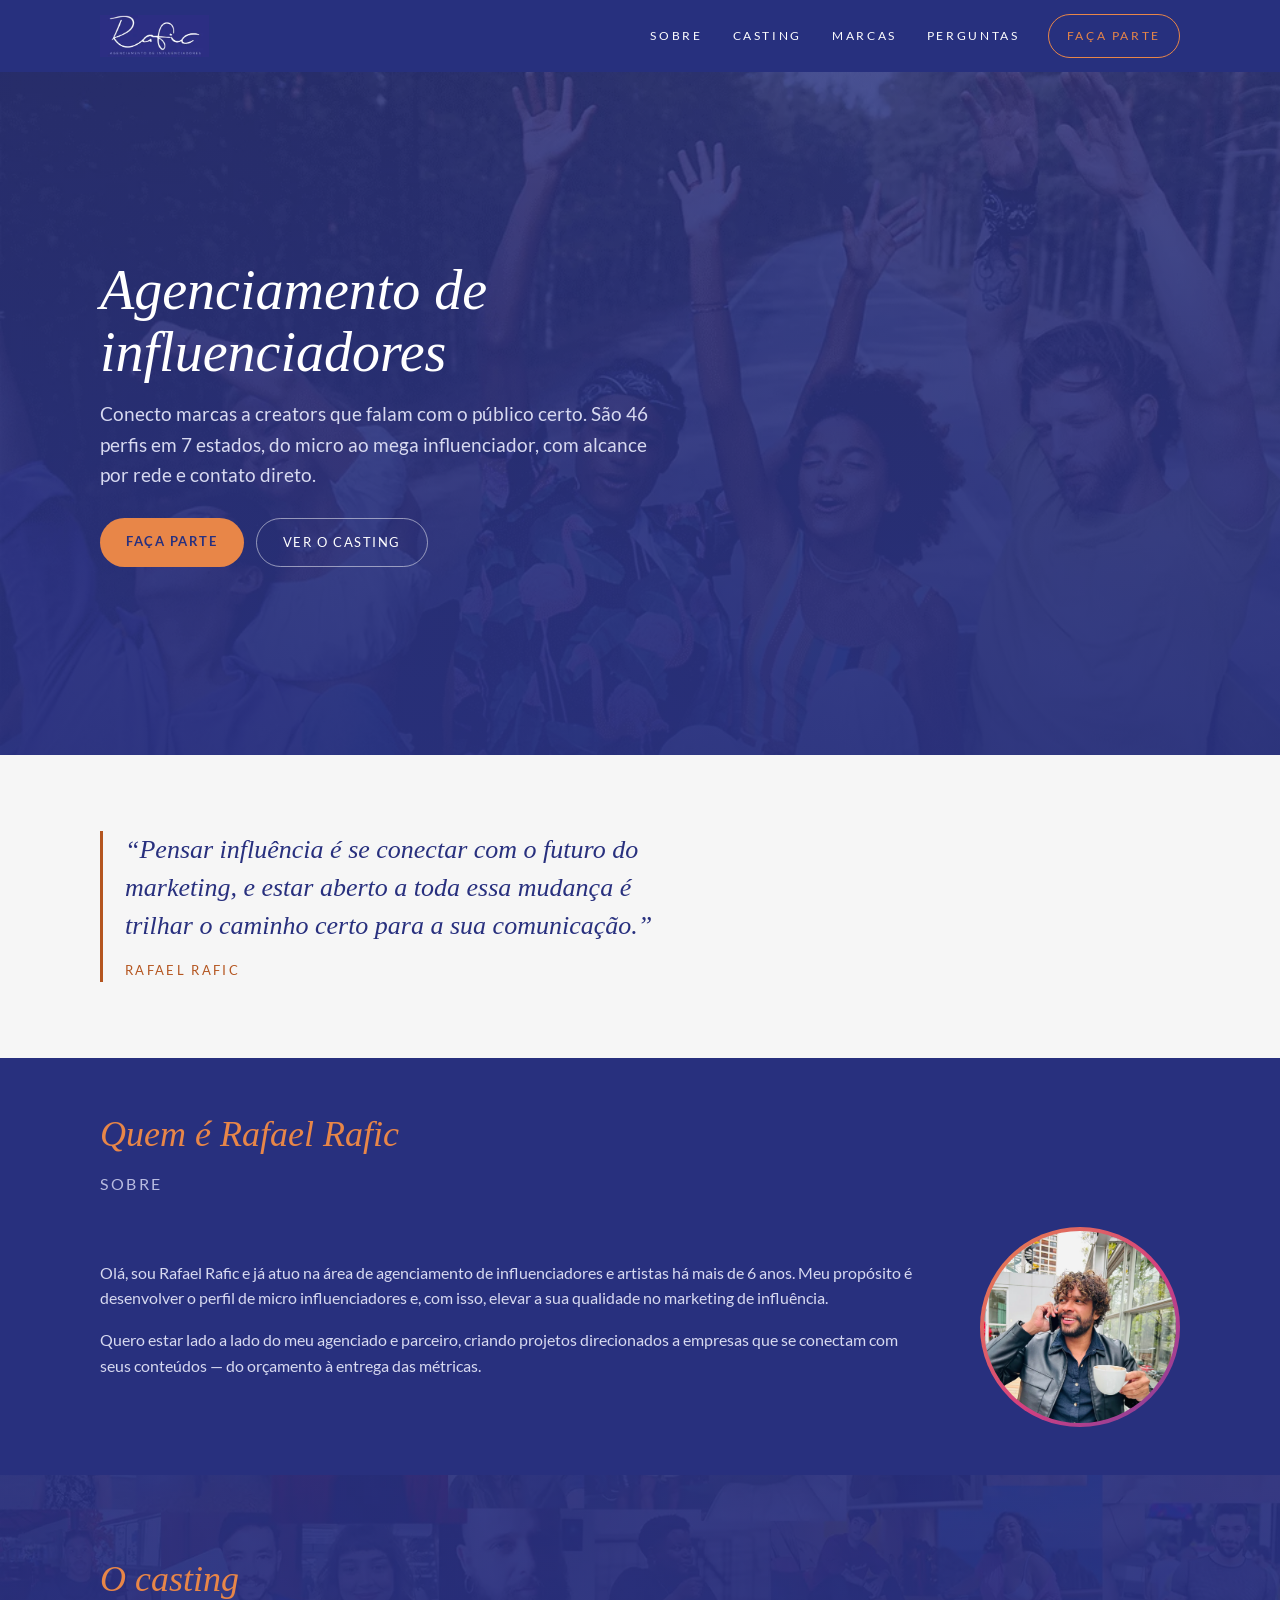
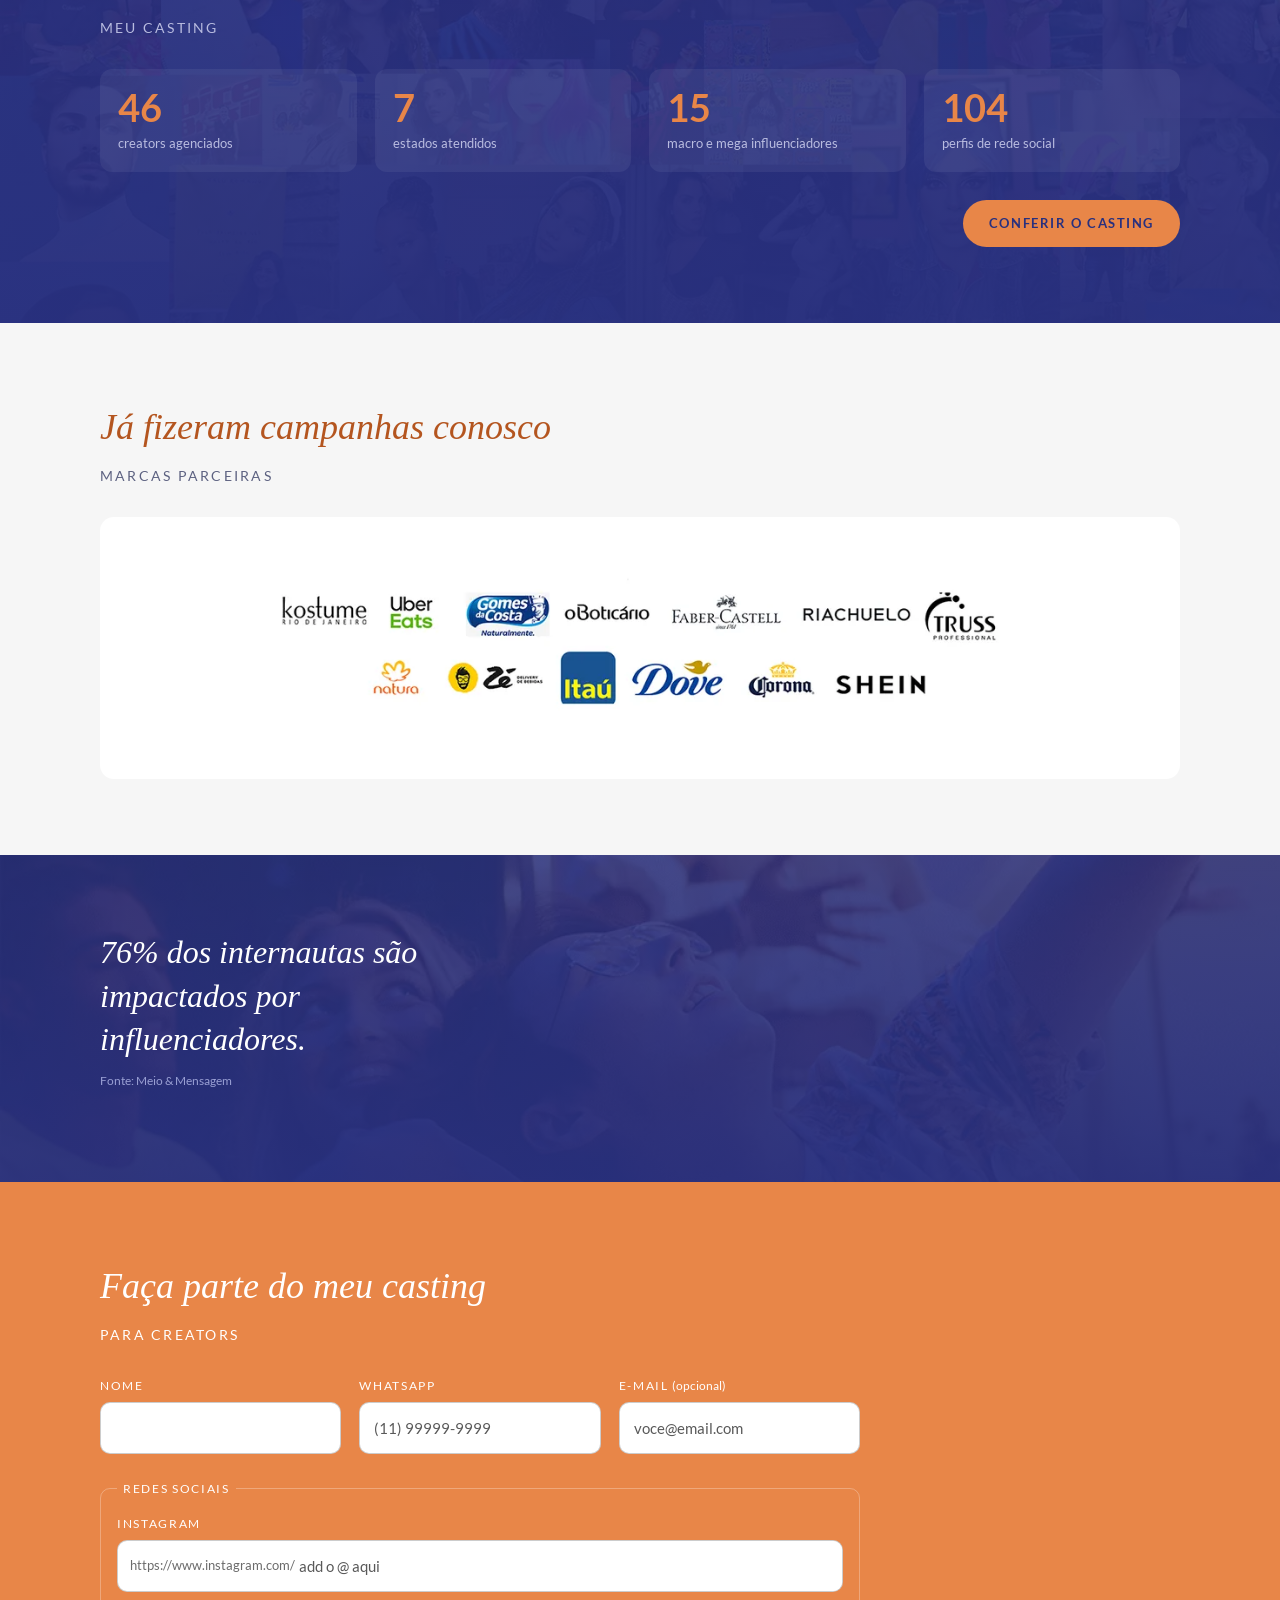
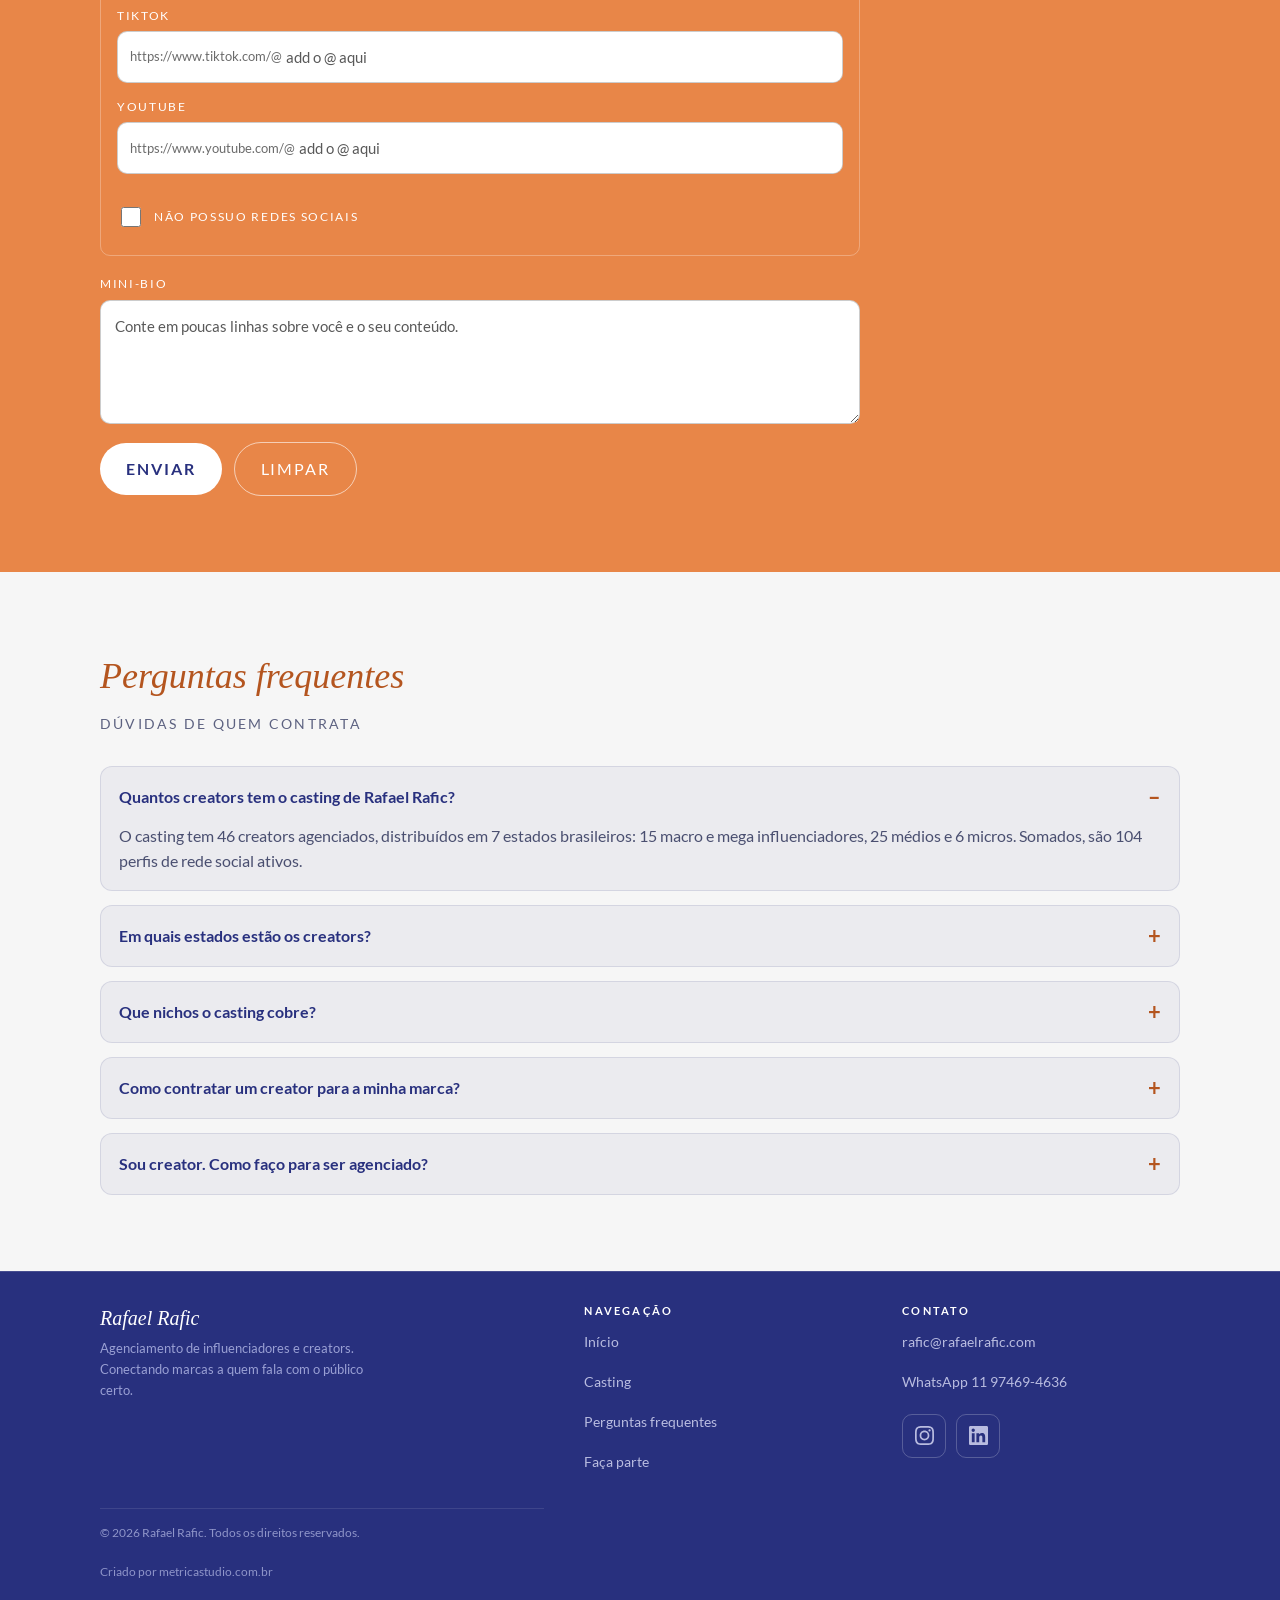
<file: home.html>
<!doctype html>
<html lang="pt-BR">
<head>
<meta charset="utf-8">
<meta name="viewport" content="width=device-width,initial-scale=1">
<meta name="robots" content="noindex,nofollow">
<meta name="googlebot" content="noindex,nofollow">
<title>Rafael Rafic — Agenciamento de influenciadores e creators</title>
<meta name="description" content="Rafael Rafic agencia influenciadores e creators no Brasil. Casting com 46 perfis em 7 estados, de micro a mega, com alcance por rede e contato direto.">
<link rel="canonical" href="https://rafaelrafic.com/">
<link rel="icon" href="midia/favicon.ico" sizes="any">
<link rel="icon" type="image/png" sizes="32x32" href="midia/favicon-32.png">
<link rel="icon" type="image/png" sizes="16x16" href="midia/favicon-16.png">
<link rel="apple-touch-icon" href="midia/apple-touch-icon.png">
<meta property="og:type" content="website">
<meta property="og:locale" content="pt_BR">
<meta property="og:site_name" content="Rafael Rafic">
<meta property="og:title" content="Rafael Rafic — Agenciamento de influenciadores e creators">
<meta property="og:description" content="Rafael Rafic agencia influenciadores e creators no Brasil. Casting com 46 perfis em 7 estados, de micro a mega, com alcance por rede e contato direto.">
<meta property="og:url" content="https://rafaelrafic.com/">
<meta property="og:image" content="https://rafaelrafic.com/midia/hero-1600.jpg">
<meta name="twitter:card" content="summary_large_image">
<link rel="preload" as="image" href="midia/hero-967.webp" type="image/webp">
<link rel="preload" as="font" type="font/woff2" href="fontes/S6uyw4BMUTPHjx4wXg.woff2" crossorigin>
<link rel="stylesheet" href="fontes/lato.css">
<style>
*,*::before,*::after{box-sizing:border-box}
html{scroll-behavior:smooth}
body{margin:0;background:#28307e;color:#fff;
  font-family:Lato,"Segoe UI",system-ui,sans-serif;line-height:1.6;
  -webkit-font-smoothing:antialiased}
img,picture{max-width:100%;height:auto;display:block}
a{color:inherit}
.sr{position:absolute;width:1px;height:1px;overflow:hidden;clip:rect(0 0 0 0)}
.envelope{max-width:1120px;margin:0 auto;padding:0 20px}

/* ---- topo ----
   No celular o menu inteiro na barra ocupava 132px, 16% da tela, e ainda
   quebrava em duas linhas com o "Faca parte" sozinho embaixo. Vira um painel
   que abre no botao; a barra fica com 60px. */
.topo{position:sticky;top:0;z-index:20;background:rgba(40,48,126,.96);
  backdrop-filter:blur(8px)}
.topo .envelope{display:flex;align-items:center;justify-content:space-between;
  gap:12px;padding-top:8px;padding-bottom:8px}
.topo img{height:34px;width:auto}
.marca{display:inline-flex;align-items:center;min-height:44px}

.abrir{display:inline-flex;align-items:center;justify-content:center;
  width:44px;height:44px;padding:0;background:none;border:0;color:#fff;
  font-size:19px;cursor:pointer}
.abrir:hover{color:#e88648}

.menu{display:none;position:absolute;left:0;right:0;top:100%;
  flex-direction:column;background:#28307e;padding:4px 20px 14px;
  border-bottom:1px solid rgba(255,255,255,.12)}
.menu.aberto{display:flex}
/* o padding nao e enfeite: sem ele o link fica com 18px de altura e vira
   alvo pequeno demais para o dedo (o minimo recomendado e 44px) */
.menu a{font-size:12px;letter-spacing:.22em;text-transform:uppercase;
  text-decoration:none;display:inline-flex;align-items:center;
  min-height:48px;padding:0 2px}
.menu a:hover{color:#e88648}

/* precisa ser ".menu a.pilula", nao so ".pilula": a regra ".menu a" acima
   tem classe + elemento e ganharia no padding, deixando a borda colada no
   texto. No painel do celular o item ocupa a largura toda, entao vira botao
   preenchido -- destacado do resto da lista, que e so texto. */
.menu a.pilula{background:#e88648;color:#28307e;font-weight:700;
  border:1px solid #e88648;border-radius:10px;padding:0 18px;
  justify-content:center;margin-top:12px}
.menu a.pilula:hover{background:#f09a63;border-color:#f09a63}

/* ---- faixas com imagem de fundo ----
   Sao tres: topo, casting e o dado dos 76%. O cliente pediu essa quebrada,
   com todo o resto em azul. O veu por cima garante contraste do texto sobre
   qualquer parte da foto. */
.faixa{position:relative;overflow:hidden;isolation:isolate}
.faixa picture{position:absolute;inset:0;z-index:-2}
.faixa img{width:100%;height:100%;object-fit:cover}
.faixa::after{content:"";position:absolute;inset:0;z-index:-1;
  background:linear-gradient(180deg,rgba(40,48,126,.74),rgba(40,48,126,.93))}
.capa .envelope{padding-top:64px;padding-bottom:64px}
h1{font-family:Georgia,"Times New Roman",serif;font-style:italic;font-weight:400;
  font-size:clamp(30px,7vw,56px);line-height:1.1;margin:0 0 16px;max-width:16ch}
.chamada{font-size:clamp(15px,2.4vw,19px);color:#d7d9f0;max-width:52ch;margin:0 0 28px}
.acoes{display:flex;gap:12px;flex-wrap:wrap}
.botao{display:inline-block;padding:13px 26px;border-radius:999px;
  text-decoration:none;font-size:13px;letter-spacing:.12em;text-transform:uppercase}
.botao.cheio{background:#e88648;color:#28307e;font-weight:700}
.botao.cheio:hover{background:#f09a63}
/* background explicito: em <button> o navegador aplica um cinza proprio
   (#f0f0f0 no Chrome), e o texto branco cairia para 1,14:1 */
.botao.vazio{border:1px solid rgba(255,255,255,.5);background:transparent}
.botao.vazio:hover{border-color:#e88648;color:#e88648}

/* ---- secoes ---- */
section{padding:58px 0}

/* As faixas alternadas passaram de azul escuro para cinza claro. Trocar so o
   fundo deixaria o texto branco invisivel, entao todo o conteudo delas ganha
   cor escura. Os valores foram escolhidos por contraste medido sobre
   #f6f6f6: azul da marca 10,7:1 e laranja fechado 4,6:1, ambos acima do
   minimo 4,5:1. O laranja original dava 2,45:1 e reprovava ate como texto
   grande. */
.alterna{background:#f6f6f6;color:#4a4f70}
.alterna h2{color:#b4551f}
.alterna .subtitulo{color:#5c6180}
.alterna p{color:#4a4f70}
.alterna .citacao{border-left-color:#b4551f}
.alterna .citacao p{color:#28307e}
.alterna .citacao cite{color:#b4551f}
.alterna .fonte{color:#5c6180}
.alterna .faq details{background:rgba(40,48,126,.05);
  border:1px solid rgba(40,48,126,.12)}
.alterna .faq summary{color:#28307e}
.alterna .faq summary::after{color:#b4551f}
.alterna .faq p{color:#4a4f70}
h2{font-family:Georgia,"Times New Roman",serif;font-style:italic;font-weight:400;
  font-size:clamp(24px,4.4vw,36px);margin:0 0 8px;color:#e88648}
.subtitulo{margin:0 0 30px;color:#b9bce0;font-size:14px;
  letter-spacing:.16em;text-transform:uppercase}
p{margin:0 0 16px}

.citacao{margin:0;padding:0;border-left:3px solid #e88648;padding-left:22px;
  max-width:62ch}
.citacao p{font-family:Georgia,"Times New Roman",serif;font-style:italic;
  font-size:clamp(18px,3vw,26px);line-height:1.45;margin:0 0 12px}
.citacao cite{font-style:normal;font-size:13px;letter-spacing:.18em;
  text-transform:uppercase;color:#e88648}

.dupla{display:grid;gap:34px;align-items:center}
.dupla img{border-radius:14px}
.dupla p{color:#d7d9f0}
/* Referencia do cliente: foto grande, circulo com o anel colorido (o mesmo
   gradiente dos cartoes do casting) e o circulo cortado pela borda direita
   da secao. O corte vem de overflow:hidden com margem negativa -- sem o
   overflow, a margem negativa criaria rolagem horizontal em telas de
   largura proxima a do envelope. */
#sobre{padding:42px 0}
#sobre .dupla{gap:26px}
#sobre p{font-size:15px}
#sobre .retrato{width:200px;height:200px;border-radius:50%;padding:4px;
  background:linear-gradient(135deg,#e88648,#d6407f 55%,#7b3fa0);
  margin:0 auto}
#sobre .retrato picture{display:block;width:100%;height:100%}
#sobre .retrato img{width:100%;height:100%;border-radius:50%;
  object-fit:cover;object-position:center 18%;max-height:none}
@media(min-width:760px){
  #sobre .dupla{grid-template-columns:1fr auto;gap:52px;align-items:center}
  #sobre .retrato{width:170px;height:170px;margin:0}
}
/* Do desktop largo em diante o circulo sai da grade e passa a ser ancorado a
   borda DIREITA DA SECAO, que ocupa a tela toda. Com margem negativa dentro
   da grade ele nunca chegava a cortar: o envelope e centralizado, entao a
   borda dele fica a 80px do fim da tela em 1280px e mais longe ainda em
   telas maiores. Ancorado assim, o corte acontece em qualquer largura. */
@media(min-width:1024px){
  /* Partiu da altura do bloco de paragrafos (144px medidos) e subiu para
     200px a pedido -- "so mais um pouco". Continua dentro da grade: o
     recorte pela borda direita servia a um circulo grande. */
  #sobre{padding:48px 0}
  #sobre .dupla{grid-template-columns:1fr auto;gap:56px;align-items:center}
  #sobre .retrato{width:200px;height:200px;padding:4px;margin:0}
  #sobre p{font-size:16px}
}

/* ---- numeros do casting ---- */
.numeros{display:grid;grid-template-columns:repeat(2,1fr);gap:18px;margin:0 0 28px;
  padding:0;list-style:none}
.numeros li{background:rgba(255,255,255,.06);border-radius:12px;padding:18px}
.numeros b{display:block;font-size:clamp(26px,5vw,38px);line-height:1.1;
  color:#e88648;font-weight:700}
.numeros span{font-size:13px;color:#b9bce0}

/* o mockup dele poe o botao no canto direito, abaixo da faixa de fotos */
.acoes-direita{display:flex;justify-content:flex-start;margin-top:26px}
@media(min-width:760px){.acoes-direita{justify-content:flex-end}}

.marcas{background:#fff;border-radius:14px;padding:18px}
.fonte{font-size:12px;color:#9aa0d4;margin-top:10px}

.destaque{font-family:Georgia,"Times New Roman",serif;font-style:italic;
  font-size:clamp(20px,4vw,32px);line-height:1.35;max-width:24ch;margin:0 0 8px}

.icone{width:22px;height:22px;flex:none;fill:currentColor}
.abrir .icone{width:24px;height:24px}

/* ---- faixa abobora do formulario ----
   Fundo mais torrado que a abobora da marca para sustentar texto branco
   (4,95:1; sobre a abobora original o branco dava 2,65:1).

   Os campos levam veu PRETO, nao branco: clarear o fundo derrubaria o
   branco do texto -- medido, veu branco reprova em qualquer nivel, ate a 6%%
   (4,46:1). Com preto a 12%% o branco sobe para 6,06:1. */
#faca-parte{background:#e88648;color:#fff}
#faca-parte h2,#faca-parte .subtitulo,#faca-parte legend,
#faca-parte .campo label,#faca-parte .sublabel,#faca-parte .marcador{
  color:#fff}
/* solido: a 90%% dava 4,32:1 e a 78%%, 3,65:1. O corpo menor e o
   parenteses ja marcam que e secundario, sem precisar de opacidade. */
#faca-parte .campo .opcional{color:#fff}
/* caixas brancas com texto preto: 20,6:1, o maior contraste possivel na
   faixa. Os rotulos por fora seguem em branco sobre a abobora. */
#faca-parte .campo input,#faca-parte .campo textarea{
  background:#fff;border-color:rgba(0,0,0,.2);color:#111}
#faca-parte .campo input:hover,#faca-parte .campo textarea:hover{
  border-color:rgba(0,0,0,.36)}
/* cinza escuro sobre branco: 7,0:1 -- passa e ainda le mais leve que o
   texto digitado */
#faca-parte .campo input::placeholder,
#faca-parte .campo textarea::placeholder{color:#595959;opacity:1}
#faca-parte .campo input:focus,#faca-parte .campo textarea:focus{
  outline-color:#111}
#faca-parte .redes-campo{border-color:rgba(255,255,255,.28)}
#faca-parte .marcador input{accent-color:#fff}
/* texto do botao no azul da marca: a abobora sobre branco daria 2,65:1 */
#faca-parte .botao.cheio{background:#fff;color:#28307e}
#faca-parte .botao.cheio:hover{background:#ffe9dc}
#faca-parte .botao.vazio{border-color:rgba(255,255,255,.6);color:#fff}
#faca-parte .botao.vazio:hover{background:#fff;color:#28307e;
  border-color:#fff}
/* fundo azul com texto branco: 11,57:1. O white-space guarda a quebra de
   linha da mensagem, que chega como texto puro -- pelo PHP e pelo
   textContent do script, onde marcacao nao seria interpretada. */
#faca-parte .recado{background:#28307e;color:#fff;border-left-color:#fff;
  white-space:pre-line;margin-bottom:26px;padding:18px 20px;line-height:1.5}
#faca-parte .erro{color:#ffd9d4}

/* ---- formulario "Faca parte" ---- */
.formulario{display:grid;gap:18px;max-width:760px}
/* Nome, WhatsApp e E-mail na mesma linha; empilham no celular */
.trio{display:grid;gap:18px}
@media(min-width:760px){
  .trio{grid-column:1 / -1;grid-template-columns:repeat(3,1fr)}
}
.campo{display:flex;flex-direction:column;gap:7px}
.campo label{font-size:12px;letter-spacing:.14em;text-transform:uppercase;
  color:#b9bce0}
.campo .opcional{text-transform:none;letter-spacing:0;color:#8f95c9}
.campo input,.campo textarea{font:inherit;font-size:15px;color:#fff;
  background:rgba(255,255,255,.07);border:1px solid rgba(255,255,255,.18);
  border-radius:10px;padding:13px 14px;min-height:48px}
.campo textarea{min-height:110px;resize:vertical}
.campo input::placeholder,.campo textarea::placeholder{color:#7f86bd}
.campo input:focus,.campo textarea:focus{outline:2px solid #e88648;
  outline-offset:1px;border-color:transparent}
.campo input[aria-invalid="true"]{border-color:#ff9a8b}
.erro{font-size:12px;color:#ff9a8b;min-height:0}
.formulario button{border:0;cursor:pointer;font:inherit;justify-self:start}
/* Campo com o endereco da rede colado na frente: deixa obvio que a pessoa
   digita so o @, sem colar o link inteiro. A borda pertence ao grupo, nao
   ao input -- por isso o input entra sem borda e sem fundo. */
/* min-width:0 e obrigatorio: o prefixo e nowrap, e sem isso a largura
   minima do grupo era prefixo + campo, que "1fr" nao consegue encolher --
   a grade estourava para 1052px dentro de um formulario de 760px. */
.grupo{display:flex;align-items:stretch;background:#fff;min-width:0;
  border:1px solid rgba(0,0,0,.2);border-radius:10px;overflow:hidden}
/* text-transform e letter-spacing vem do rotulo, que e caixa alta: sem
   zerar os dois o endereco aparecia como HTTPS://WWW.INSTAGRAM.COM/ e,
   com 1.68px entre letras, ocupava 265px em vez de 175px. */
.grupo .prefixo{display:flex;align-items:center;padding:0 2px 0 12px;
  font-size:13px;color:#6b6b6b;white-space:nowrap;user-select:none;
  text-transform:none;letter-spacing:0}
.grupo input{border:0;background:none;border-radius:0;padding-left:2px;
  min-width:0;flex:1}
.grupo:focus-within{outline:2px solid #111;outline-offset:1px}
/* No celular o "https://www." sozinho comia 100px dos 375 da tela e sobrava
   quase nada para digitar. Ele desaparece abaixo de 560px; o endereco
   continua legivel e o campo volta a caber. */
.grupo .protocolo{display:none}
@media(min-width:560px){.grupo .protocolo{display:inline}}
#faca-parte .grupo input:focus{outline:none}
#faca-parte .grupo input:hover{border-color:transparent}

/* "Redes sociais" agrupa os tres links, como ele escreveu, com a opcao de
   nao possuir nenhuma */
.redes-campo{border:1px solid rgba(255,255,255,.18);border-radius:10px;
  padding:16px;margin:0}
.redes-campo legend{font-size:12px;letter-spacing:.14em;text-transform:uppercase;
  color:#b9bce0;padding:0 6px}
/* um por linha: com o endereco completo no prefixo, tres colunas
   sobravam ~80px para o campo */
.tres{display:grid;gap:14px}
.sublabel{display:flex;flex-direction:column;gap:6px;font-size:13px;
  color:#b9bce0}
.marcador{display:flex;align-items:center;gap:10px;margin-top:14px;
  font-size:14px;color:#d7d9f0;min-height:44px;cursor:pointer}
.marcador input{width:20px;height:20px;min-height:0;accent-color:#e88648;
  flex:none}
.acoes-form{flex-direction:row;flex-wrap:wrap;gap:12px;align-items:center}
.acoes-form .recado{flex-basis:100%}

.recado{margin:0;font-size:14px;padding:14px 16px;border-radius:10px;
  background:rgba(255,255,255,.08);border-left:3px solid #e88648}
.recado[hidden]{display:none}
/* erro usa a mesma caixa, com a barra em outro tom */
.recado-erro{border-left-color:#8c1d18}


/* ---- perguntas frequentes ---- */
.faq{display:grid;gap:14px}
.faq details{background:rgba(255,255,255,.06);border-radius:12px;
  padding:16px 18px}
.faq summary{cursor:pointer;font-weight:700;list-style:none;
  display:flex;justify-content:space-between;gap:14px;align-items:center;
  min-height:28px}
.faq summary::-webkit-details-marker{display:none}
.faq summary::after{content:"+";color:#e88648;font-size:22px;line-height:1}
.faq details[open] summary::after{content:"–"}
.faq p{margin:12px 0 0;color:#d7d9f0}

/* ---- telas largas ---- */
@media(min-width:760px){
  section{padding:76px 0}
  .capa .envelope{padding-top:112px;padding-bottom:112px}
  .dupla{grid-template-columns:1fr 1fr;gap:48px}
  .dupla.invertida > *:first-child{order:2}
  .numeros{grid-template-columns:repeat(4,1fr)}
  .formulario{grid-template-columns:1fr 1fr}
  .campo.largo{grid-column:1 / -1}
  .abrir{display:none}
  .menu{display:flex;position:static;flex-direction:row;align-items:center;
    gap:26px;background:none;border:0;padding:0}
  .menu a{min-height:44px}
  .topo .envelope{padding-top:14px;padding-bottom:14px}
  .topo img{height:42px}
  /* na barra ele volta a ser contornado: preenchido competiria com o botao
     principal da capa, que fica logo abaixo */
  .menu a.pilula{background:none;color:#e88648;font-weight:400;
    border-radius:999px;margin-top:0}
  .menu a.pilula:hover{background:#e88648;color:#28307e;
    border-color:#e88648}
}

.rodape{margin-top:auto;border-top:1px solid rgba(255,255,255,.14);
  padding:30px 0 0;font-size:14px;color:#b9bce0}
.rodape .envelope{display:grid;gap:22px}
.rodape h2{font-family:Georgia,"Times New Roman",serif;font-style:italic;
  font-weight:400;font-size:20px;color:#fff;margin:0 0 4px}
.rodape .lema{margin:0;max-width:34ch;color:#9aa0d4;font-size:13px}
.rodape h3{font-size:11px;letter-spacing:.2em;text-transform:uppercase;
  color:#fff;margin:0 0 4px;font-weight:700}
.rodape ul{list-style:none;margin:0;padding:0}
/* Os 44px de area de toque continuam, mas o texto fica no topo da caixa em
   vez de centralizado: e o que aproxima visualmente as linhas sem tirar o
   alvo do dedo. Ele pediu "mais juntinhos". */
.rodape li a{color:#b9bce0;text-decoration:none;display:flex;
  align-items:flex-start;min-height:40px;padding-top:9px;line-height:1.3}
.rodape a{color:#b9bce0;text-decoration:none}
.rodape a:hover{color:#e88648}

/* redes desenhadas, nao escritas */
.rodape .redes{display:flex;gap:10px;margin-top:10px}
.rodape .redes a{display:inline-flex;align-items:center;justify-content:center;
  width:44px;height:44px;border:1px solid rgba(255,255,255,.22);
  border-radius:10px}
.rodape .redes a:hover{border-color:#e88648;color:#e88648}
.rodape .redes svg{width:19px;height:19px;fill:currentColor}

.rodape .barra{margin-top:24px;border-top:1px solid rgba(255,255,255,.1);
  padding:14px 0 20px;display:flex;justify-content:space-between;
  gap:8px 20px;flex-wrap:wrap;font-size:12px;color:#8f95c9}
/* inline-flex com altura: cresce a area de toque sem tirar o
   link de dentro da frase */
.rodape .barra a{display:inline-flex;align-items:center;
  min-height:44px;color:#8f95c9}
@media(min-width:760px){
  .rodape .envelope{grid-template-columns:1.6fr 1fr 1fr;gap:40px}
}
</style>
<script type="application/ld+json">{
  "@context": "https://schema.org",
  "@graph": [
    {
      "@type": "ProfessionalService",
      "@id": "https://rafaelrafic.com/#negocio",
      "name": "Rafael Rafic Agenciamento",
      "description": "Rafael Rafic agencia influenciadores e creators no Brasil. Casting com 46 perfis em 7 estados, de micro a mega, com alcance por rede e contato direto.",
      "url": "https://rafaelrafic.com/",
      "email": "rafic@rafaelrafic.com",
      "telephone": "+5511974694636",
      "areaServed": {
        "@type": "Country",
        "name": "Brasil"
      },
      "founder": {
        "@id": "https://rafaelrafic.com/#rafael"
      },
      "sameAs": [
        "https://www.instagram.com/rafaelrafic/",
        "https://www.linkedin.com/in/raficramos/"
      ],
      "knowsAbout": [
        "marketing de influência",
        "agenciamento de creators",
        "publicidade com influenciadores",
        "micro influenciadores"
      ],
      "numberOfEmployees": {
        "@type": "QuantitativeValue",
        "value": 46,
        "unitText": "creators agenciados"
      }
    },
    {
      "@type": "Person",
      "@id": "https://rafaelrafic.com/#rafael",
      "name": "Rafael Rafic",
      "jobTitle": "Agente de influenciadores",
      "description": "Agencia influenciadores e creators há mais de 6 anos, com foco em desenvolver o perfil de micro influenciadores.",
      "email": "rafic@rafaelrafic.com",
      "telephone": "+5511974694636",
      "url": "https://rafaelrafic.com/",
      "sameAs": [
        "https://www.instagram.com/rafaelrafic/",
        "https://www.linkedin.com/in/raficramos/"
      ],
      "worksFor": {
        "@id": "https://rafaelrafic.com/#negocio"
      }
    },
    {
      "@type": "FAQPage",
      "@id": "https://rafaelrafic.com/#perguntas",
      "isPartOf": {
        "@id": "https://rafaelrafic.com/#site"
      },
      "mainEntity": [
        {
          "@type": "Question",
          "name": "Quantos creators tem o casting de Rafael Rafic?",
          "acceptedAnswer": {
            "@type": "Answer",
            "text": "O casting tem 46 creators agenciados, distribuídos em 7 estados brasileiros: 15 macro e mega influenciadores, 25 médios e 6 micros. Somados, são 104 perfis de rede social ativos."
          }
        },
        {
          "@type": "Question",
          "name": "Em quais estados estão os creators?",
          "acceptedAnswer": {
            "@type": "Answer",
            "text": "São Paulo, Rio de Janeiro, Minas Gerais, Paraná, Rio Grande do Sul, Santa Catarina e Bahia. A maior concentração é em São Paulo, com 31 dos 46 creators."
          }
        },
        {
          "@type": "Question",
          "name": "Que nichos o casting cobre?",
          "acceptedAnswer": {
            "@type": "Answer",
            "text": "Humor, beleza, moda, dicas, entretenimento, diversidade, família, negócios, casa e decoração, gastronomia, viagens e público adulto. A página do casting permite filtrar por nicho, tamanho e região."
          }
        },
        {
          "@type": "Question",
          "name": "Como contratar um creator para a minha marca?",
          "acceptedAnswer": {
            "@type": "Answer",
            "text": "Escreva para rafic@rafaelrafic.com ou chame no WhatsApp 11 97469-4636. Você pode consultar o casting completo antes, com o alcance de cada creator em cada rede e o link direto para os perfis."
          }
        },
        {
          "@type": "Question",
          "name": "Sou creator. Como faço para ser agenciado?",
          "acceptedAnswer": {
            "@type": "Answer",
            "text": "Fale pelo mesmo e-mail ou WhatsApp, contando seu nome, suas redes, cidade, nicho e alcance atual. Rafael Rafic agencia influenciadores há mais de 6 anos, com foco em desenvolver o perfil de micro influenciadores."
          }
        }
      ]
    },
    {
      "@type": "WebSite",
      "@id": "https://rafaelrafic.com/#site",
      "url": "https://rafaelrafic.com/",
      "name": "Rafael Rafic — Agenciamento de influenciadores",
      "inLanguage": "pt-BR",
      "publisher": {
        "@id": "https://rafaelrafic.com/#negocio"
      },
      "dateModified": "2026-09-10"
    },
    {
      "@type": "CollectionPage",
      "@id": "https://rafaelrafic.com/casting/#casting",
      "url": "https://rafaelrafic.com/casting/",
      "name": "Casting de creators",
      "description": "Casting de Rafael Rafic com 46 creators em 7 estados.",
      "isPartOf": {
        "@id": "https://rafaelrafic.com/#site"
      },
      "dateModified": "2026-09-10"
    }
  ]
}</script>
</head>
<body>

<header class="topo">
  <div class="envelope">
    <a href="#" class="marca" aria-label="Rafael Rafic, página inicial">
      <img src="midia/logo-320.webp" alt="Rafael Rafic" width="320" height="86">
    </a>
    <button class="abrir" type="button" aria-expanded="false"
            aria-controls="menu-principal" aria-label="Abrir menu">
      <svg class="icone" viewBox="0 0 24 24" aria-hidden="true"><rect x="3" y="6" width="18" height="2" rx="1"/><rect x="3" y="11" width="18" height="2" rx="1"/><rect x="3" y="16" width="18" height="2" rx="1"/></svg>
    </button>
    <nav class="menu" id="menu-principal" aria-label="Principal">
      <a href="#sobre">Sobre</a>
      <a href="casting.html">Casting</a>
      <a href="#marcas">Marcas</a>
      <a href="#perguntas">Perguntas</a>
      <a href="#faca-parte" class="pilula">Faça parte</a>
    </nav>
  </div>
</header>

<main>

  <!-- 1. topo, com imagem de fundo -->
  <section class="capa faixa">
    <picture><source type="image/webp" srcset="midia/hero-967.webp 967w, midia/hero-640.webp 640w" sizes="100vw"><img src="midia/hero-967.jpg" alt="Grupo de jovens comemorando ao ar livre" width="967" height="540" loading="eager" decoding="async"></picture>
    <div class="envelope">
      <h1>Agenciamento de influenciadores</h1>
      <p class="chamada">Conecto marcas a creators que falam com o público certo.
         São 46 perfis em 7 estados, do micro ao mega influenciador,
         com alcance por rede e contato direto.</p>
      <div class="acoes">
        <a class="botao cheio" href="#faca-parte">Faça parte</a>
        <a class="botao vazio" href="casting.html">Ver o casting</a>
      </div>
    </div>
  </section>

  <!-- 2. a frase -->
  <section class="alterna">
    <div class="envelope">
      <blockquote class="citacao">
        <p>“Pensar influência é se conectar com o futuro do marketing, e estar
           aberto a toda essa mudança é trilhar o caminho certo para a sua
           comunicação.”</p>
        <cite>Rafael Rafic</cite>
      </blockquote>
    </div>
  </section>

  <!-- 3. quem e Rafael Rafic (compacto) -->
  <section id="sobre">
    <div class="envelope">
      <h2>Quem é Rafael Rafic</h2>
      <p class="subtitulo">Sobre</p>
      <div class="dupla">
        <div>
          <p>Olá, sou Rafael Rafic e já atuo na área de agenciamento de
             influenciadores e artistas há mais de 6 anos. Meu propósito é
             desenvolver o perfil de micro influenciadores e, com isso, elevar
             a sua qualidade no marketing de influência.</p>
          <p>Quero estar lado a lado do meu agenciado e parceiro, criando
             projetos direcionados a empresas que se conectam com seus
             conteúdos — do orçamento à entrega das métricas.</p>
        </div>
        <div class="retrato"><picture><source type="image/webp" srcset="midia/rafael-1000.webp 1000w, midia/rafael-700.webp 700w, midia/rafael-460.webp 460w" sizes="(max-width:700px) 100vw, 1000px"><img src="midia/rafael-1000.jpg" alt="Rafael Rafic, agente de influenciadores" width="900" height="872" loading="lazy" decoding="async"></picture></div>
      </div>
    </div>
  </section>

  <!-- 4. casting, com imagem de fundo -->
  <section id="casting" class="faixa">
    <picture><source type="image/webp" srcset="midia/casting-1240.webp 1240w, midia/casting-900.webp 900w, midia/casting-600.webp 600w" sizes="100vw"><img src="midia/casting-1240.jpg" alt="Creators do casting de Rafael Rafic" width="1240" height="697" loading="lazy" decoding="async"></picture>
    <div class="envelope">
      <h2>O casting</h2>
      <p class="subtitulo">Meu casting</p>
      <ul class="numeros">
        <li><b>46</b><span>creators agenciados</span></li>
        <li><b>7</b><span>estados atendidos</span></li>
        <li><b>15</b><span>macro e mega influenciadores</span></li>
        <li><b>104</b><span>perfis de rede social</span></li>
      </ul>
      <div class="acoes-direita">
        <a class="botao cheio" href="casting.html">Conferir o casting</a>
      </div>
    </div>
  </section>

  <!-- 5. marcas -->
  <section id="marcas" class="alterna">
    <div class="envelope">
      <h2>Já fizeram campanhas conosco</h2>
      <p class="subtitulo">Marcas parceiras</p>
      <div class="marcas"><picture><source type="image/webp" srcset="midia/jobs-1200.webp 1200w, midia/jobs-800.webp 800w" sizes="(max-width:700px) 100vw, 1200px"><img src="midia/jobs-1200.jpg" alt="Logos das marcas que já fizeram campanha com o casting: Kostume, Uber Eats, Gomes da Costa, o Boticário, Faber-Castell, Riachuelo, Truss, Natura, Zé Delivery, Itaú, Dove, Corona e Shein" width="1200" height="225" loading="lazy" decoding="async"></picture></div>
    </div>
  </section>

  <!-- 6. dado de mercado, com imagem de fundo -->
  <section class="faixa">
    <picture><source type="image/webp" srcset="midia/ambiente-1024.webp 1024w, midia/ambiente-640.webp 640w" sizes="100vw"><img src="midia/ambiente-1024.jpg" alt="Público jovem em um evento" width="1024" height="540" loading="lazy" decoding="async"></picture>
    <div class="envelope">
      <p class="destaque">76% dos internautas são impactados por influenciadores.</p>
      <p class="fonte">Fonte: Meio &amp; Mensagem</p>
    </div>
  </section>

  <!-- 7. formulario -->
  <section id="faca-parte">
    <div class="envelope">
      <h2>Faça parte do meu casting</h2>
      <p class="subtitulo">Para creators</p>
      <form class="formulario" id="form-faca-parte" novalidate>
        <div class="trio">
          <div class="campo">
            <label for="f-nome">Nome</label>
            <input id="f-nome" name="nome" type="text" required autocomplete="name">
            <span class="erro" data-erro="f-nome"></span>
          </div>
          <div class="campo">
            <label for="f-whatsapp">WhatsApp</label>
            <input id="f-whatsapp" name="whatsapp" type="tel" required
                   autocomplete="tel" placeholder="(11) 99999-9999">
            <span class="erro" data-erro="f-whatsapp"></span>
          </div>
          <div class="campo">
            <label for="f-email">E-mail <span class="opcional">(opcional)</span></label>
            <input id="f-email" name="email" type="email"
                   autocomplete="email" placeholder="voce@email.com">
          </div>
        </div>

        <fieldset class="campo largo redes-campo">
          <legend>Redes sociais</legend>
          <div class="tres">
            <label class="sublabel" for="f-instagram">Instagram
              <span class="grupo">
                <span class="prefixo"><span class="protocolo">https://www.</span>instagram.com/</span>
                <input id="f-instagram" name="instagram" type="text"
                       placeholder="add o @ aqui" autocomplete="off"></span></label>
            <label class="sublabel" for="f-tiktok">TikTok
              <span class="grupo">
                <span class="prefixo"><span class="protocolo">https://www.</span>tiktok.com/@</span>
                <input id="f-tiktok" name="tiktok" type="text"
                       placeholder="add o @ aqui" autocomplete="off"></span></label>
            <label class="sublabel" for="f-youtube">YouTube
              <span class="grupo">
                <span class="prefixo"><span class="protocolo">https://www.</span>youtube.com/@</span>
                <input id="f-youtube" name="youtube" type="text"
                       placeholder="add o @ aqui" autocomplete="off"></span></label>
          </div>
          <label class="marcador">
            <input type="checkbox" id="f-sem-redes" name="sem_redes">
            <span>Não possuo redes sociais</span>
          </label>
        </fieldset>

        <div class="campo largo">
          <label for="f-bio">Mini-bio</label>
          <textarea id="f-bio" name="bio" rows="4"
                    placeholder="Conte em poucas linhas sobre você e o seu conteúdo."></textarea>
        </div>
        <div class="campo largo acoes-form">
          <button class="botao cheio" type="submit">Enviar</button>
          <button class="botao vazio" type="reset">Limpar</button>
          <p class="recado" id="recado-form" role="status" hidden></p>
        </div>
      </form>
    </div>
  </section>

  <!-- perguntas frequentes: nao estava na lista do audio, mas e o que
       sustenta o FAQPage da entrega 09 -->
  <section id="perguntas" class="alterna">
    <div class="envelope">
      <h2>Perguntas frequentes</h2>
      <p class="subtitulo">Dúvidas de quem contrata</p>
      <div class="faq">

        <details open>
          <summary>Quantos creators tem o casting de Rafael Rafic?</summary>
          <p>O casting tem 46 creators agenciados, distribuídos em
             7 estados brasileiros: 15 macro e mega
             influenciadores, 25 médios e 6 micros. Somados,
             são 104 perfis de rede social ativos.</p>
        </details>

        <details>
          <summary>Em quais estados estão os creators?</summary>
          <p>São Paulo, Rio de Janeiro, Minas Gerais, Paraná, Rio Grande do
             Sul, Santa Catarina e Bahia. A maior concentração é em São Paulo,
             com 31 dos 46 creators.</p>
        </details>

        <details>
          <summary>Que nichos o casting cobre?</summary>
          <p>Humor, beleza, moda, dicas, entretenimento, diversidade, família,
             negócios, casa e decoração, gastronomia, viagens e público adulto.
             A página do casting permite filtrar por nicho, tamanho e região.</p>
        </details>

        <details>
          <summary>Como contratar um creator para a minha marca?</summary>
          <p>Escreva para rafic@rafaelrafic.com ou chame no WhatsApp 11 97469-4636.
             Você pode consultar o casting completo antes, com o alcance de
             cada creator em cada rede e o link direto para os perfis.</p>
        </details>

        <details>
          <summary>Sou creator. Como faço para ser agenciado?</summary>
          <p>Fale pelo mesmo e-mail ou WhatsApp, contando seu nome, suas redes,
             cidade, nicho e alcance atual. Rafael Rafic agencia influenciadores
             há mais de 6 anos, com foco em desenvolver o perfil de micro
             influenciadores.</p>
        </details>

      </div>
    </div>
  </section>

</main>


<footer class="rodape">
  <div class="envelope">

    <div>
      <h2>Rafael Rafic</h2>
      <p class="lema">Agenciamento de influenciadores e creators. Conectando
         marcas a quem fala com o público certo.</p>
    </div>

    <nav aria-label="Rodapé">
      <h3>Navegação</h3>
      <ul>
        <li><a href="home.html">Início</a></li>
        <li><a href="casting.html">Casting</a></li>
        <li><a href="home.html#perguntas">Perguntas frequentes</a></li>
        <li><a href="home.html#faca-parte">Faça parte</a></li>
      </ul>
    </nav>

    <div>
      <h3>Contato</h3>
      <ul>
        <li><a href="mailto:rafic@rafaelrafic.com">rafic@rafaelrafic.com</a></li>
        <li><a href="https://wa.me/+5511974694636" rel="noopener"
               target="_blank">WhatsApp 11 97469-4636</a></li>
      </ul>
      <div class="redes">
        <a href="https://www.instagram.com/rafaelrafic/" rel="me noopener" target="_blank"
           aria-label="Instagram de Rafael Rafic"><svg viewBox="0 0 24 24" aria-hidden="true"><path d="M7.0301.084c-1.2768.0602-2.1487.264-2.911.5634-.7888.3075-1.4575.72-2.1228 1.3877-.6652.6677-1.075 1.3368-1.3802 2.127-.2954.7638-.4956 1.6365-.552 2.914-.0564 1.2775-.0689 1.6882-.0626 4.947.0062 3.2586.0206 3.6671.0825 4.9473.061 1.2765.264 2.1482.5635 2.9107.308.7889.72 1.4573 1.388 2.1228.6679.6655 1.3365 1.0743 2.1285 1.38.7632.295 1.6361.4961 2.9134.552 1.2773.056 1.6884.069 4.9462.0627 3.2578-.0062 3.668-.0207 4.9478-.0814 1.28-.0607 2.147-.2652 2.9098-.5633.7889-.3086 1.4578-.72 2.1228-1.3881.665-.6682 1.0745-1.3378 1.3795-2.1284.2957-.7632.4966-1.636.552-2.9124.056-1.2809.0692-1.6898.063-4.948-.0063-3.2583-.021-3.6668-.0817-4.9465-.0607-1.2797-.264-2.1487-.5633-2.9117-.3084-.7889-.72-1.4568-1.3876-2.1228C21.2982 1.33 20.628.9208 19.8378.6165 19.074.321 18.2017.1197 16.9244.0645 15.6471.0093 15.236-.005 11.977.0014 8.718.0076 8.31.0215 7.0301.0839m.1402 21.6932c-1.17-.0509-1.8053-.2453-2.2287-.408-.5606-.216-.96-.4771-1.3819-.895-.422-.4178-.6811-.8186-.9-1.378-.1644-.4234-.3624-1.058-.4171-2.228-.0595-1.2645-.072-1.6442-.079-4.848-.007-3.2037.0053-3.583.0607-4.848.05-1.169.2456-1.805.408-2.2282.216-.5613.4762-.96.895-1.3816.4188-.4217.8184-.6814 1.3783-.9003.423-.1651 1.0575-.3614 2.227-.4171 1.2655-.06 1.6447-.072 4.848-.079 3.2033-.007 3.5835.005 4.8495.0608 1.169.0508 1.8053.2445 2.228.408.5608.216.96.4754 1.3816.895.4217.4194.6816.8176.9005 1.3787.1653.4217.3617 1.056.4169 2.2263.0602 1.2655.0739 1.645.0796 4.848.0058 3.203-.0055 3.5834-.061 4.848-.051 1.17-.245 1.8055-.408 2.2294-.216.5604-.4763.96-.8954 1.3814-.419.4215-.8181.6811-1.3783.9-.4224.1649-1.0577.3617-2.2262.4174-1.2656.0595-1.6448.072-4.8493.079-3.2045.007-3.5825-.006-4.848-.0608M16.953 5.5864A1.44 1.44 0 1 0 18.39 4.144a1.44 1.44 0 0 0-1.437 1.4424M5.8385 12.012c.0067 3.4032 2.7706 6.1557 6.173 6.1493 3.4026-.0065 6.157-2.7701 6.1506-6.1733-.0065-3.4032-2.771-6.1565-6.174-6.1498-3.403.0067-6.156 2.771-6.1496 6.1738M8 12.0077a4 4 0 1 1 4.008 3.9921A3.9996 3.9996 0 0 1 8 12.0077"/></svg></a>
        <a href="https://www.linkedin.com/in/raficramos/" rel="me noopener" target="_blank"
           aria-label="LinkedIn de Rafael Rafic"><svg viewBox="0 0 24 24" aria-hidden="true"><path d="M20.447 20.452h-3.554v-5.569c0-1.328-.027-3.037-1.852-3.037-1.853 0-2.136 1.445-2.136 2.939v5.667H9.351V9h3.414v1.561h.046c.477-.9 1.637-1.85 3.37-1.85 3.601 0 4.267 2.37 4.267 5.455v6.286zM5.337 7.433c-1.144 0-2.063-.926-2.063-2.065 0-1.138.92-2.063 2.063-2.063 1.14 0 2.064.925 2.064 2.063 0 1.139-.925 2.065-2.064 2.065zm1.782 13.019H3.555V9h3.564v11.452zM22.225 0H1.771C.792 0 0 .774 0 1.729v20.542C0 23.227.792 24 1.771 24h20.451C23.2 24 24 23.227 24 22.271V1.729C24 .774 23.2 0 22.222 0h.003z"/></svg></a>
      </div>
    </div>

  </div>
  <div class="envelope">
    <div class="barra">
      <span>© 2026 Rafael Rafic. Todos os direitos reservados.</span>
      <span>Criado por <a href="https://metricastudio.com.br" rel="noopener"
            target="_blank">metricastudio.com.br</a></span>
    </div>
  </div>
</footer>


<script>
(function(){
  var botao = document.querySelector('.abrir');
  var menu  = document.getElementById('menu-principal');
  if (!botao || !menu) return;

  function fechar(){
    menu.classList.remove('aberto');
    botao.setAttribute('aria-expanded','false');
  }

  botao.addEventListener('click', function(){
    var aberto = menu.classList.toggle('aberto');
    botao.setAttribute('aria-expanded', aberto ? 'true' : 'false');
  });

  // clicar num item leva para a seção e fecha o painel
  menu.addEventListener('click', function(e){
    if (e.target.closest('a')) fechar();
  });

  document.addEventListener('keydown', function(e){
    if (e.key === 'Escape' && menu.classList.contains('aberto')) {
      fechar();
      botao.focus();
    }
  });
})();

// formulario "Faca parte"
(function(){
  var form = document.getElementById('form-faca-parte');
  if (!form) return;
  var recado = document.getElementById('recado-form');

  function erroDe(campo){
    return form.querySelector('[data-erro="' + campo.id + '"]');
  }

  function validar(campo){
    var vazio = !campo.value.trim();
    var alvo = erroDe(campo);
    campo.setAttribute('aria-invalid', vazio ? 'true' : 'false');
    if (alvo) alvo.textContent = vazio ? 'Preencha este campo.' : '';
    return !vazio;
  }

  form.querySelectorAll('[required]').forEach(function(campo){
    campo.addEventListener('blur', function(){ validar(campo); });
    campo.addEventListener('input', function(){
      if (campo.getAttribute('aria-invalid') === 'true') validar(campo);
    });
  });

  // "Nao possuo redes sociais" desliga os tres campos de link, para nao
  // sobrar texto digitado que contradiz a marcacao
  var semRedes = document.getElementById('f-sem-redes');
  var links = ['f-instagram', 'f-tiktok', 'f-youtube'].map(function(id){
    return document.getElementById(id);
  }).filter(Boolean);

  if (semRedes) {
    semRedes.addEventListener('change', function(){
      links.forEach(function(campo){
        campo.disabled = semRedes.checked;
        if (semRedes.checked) campo.value = '';
      });
    });
  }

  // Limpar tem de zerar tambem o que o JS pintou na tela
  form.addEventListener('reset', function(){
    recado.hidden = true;
    form.querySelectorAll('.erro').forEach(function(e){ e.textContent = ''; });
    form.querySelectorAll('[aria-invalid]').forEach(function(c){
      c.setAttribute('aria-invalid', 'false');
    });
    links.forEach(function(c){ c.disabled = false; });
  });

  form.addEventListener('submit', function(e){
    e.preventDefault();
    var obrigatorios = [].slice.call(form.querySelectorAll('[required]'));
    var ok = obrigatorios.map(validar).every(Boolean);
    if (!ok) {
      recado.hidden = true;
      var primeiro = obrigatorios.find(function(c){
        return c.getAttribute('aria-invalid') === 'true';
      });
      if (primeiro) primeiro.focus();
      return;
    }
    // Sem servidor aqui: dizer "enviado" seria mentira. O envio por e-mail
    // entra no WordPress (entrega 06).
    recado.textContent = 'Formulário preenchido corretamente. No site '
      + 'publicado, esta mensagem chega direto no e-mail do Rafael — '
      + 'aqui na prévia o envio está desligado.';
    recado.hidden = false;
    recado.scrollIntoView({block: 'nearest'});
  });
})();
</script>

</body>
</html>
</file>
<file: fontes/lato.css>
/* Lato 400 e 700, hospedada aqui mesmo.
   Gerada por tools/preparar_fontes.py -- nao edite a mao.
   SIL Open Font License. */
/* latin-ext */
@font-face {
  font-family: 'Lato';
  font-style: normal;
  font-weight: 400;
  font-display: swap;
  src: url(S6uyw4BMUTPHjxAwXjeu.woff2) format('woff2');
  unicode-range: U+0100-02BA, U+02BD-02C5, U+02C7-02CC, U+02CE-02D7, U+02DD-02FF, U+0304, U+0308, U+0329, U+1D00-1DBF, U+1E00-1E9F, U+1EF2-1EFF, U+2020, U+20A0-20AB, U+20AD-20C0, U+2113, U+2C60-2C7F, U+A720-A7FF;
}
/* latin */
@font-face {
  font-family: 'Lato';
  font-style: normal;
  font-weight: 400;
  font-display: swap;
  src: url(S6uyw4BMUTPHjx4wXg.woff2) format('woff2');
  unicode-range: U+0000-00FF, U+0131, U+0152-0153, U+02BB-02BC, U+02C6, U+02DA, U+02DC, U+0304, U+0308, U+0329, U+2000-206F, U+20AC, U+2122, U+2191, U+2193, U+2212, U+2215, U+FEFF, U+FFFD;
}
/* latin-ext */
@font-face {
  font-family: 'Lato';
  font-style: normal;
  font-weight: 700;
  font-display: swap;
  src: url(S6u9w4BMUTPHh6UVSwaPGR_p.woff2) format('woff2');
  unicode-range: U+0100-02BA, U+02BD-02C5, U+02C7-02CC, U+02CE-02D7, U+02DD-02FF, U+0304, U+0308, U+0329, U+1D00-1DBF, U+1E00-1E9F, U+1EF2-1EFF, U+2020, U+20A0-20AB, U+20AD-20C0, U+2113, U+2C60-2C7F, U+A720-A7FF;
}
/* latin */
@font-face {
  font-family: 'Lato';
  font-style: normal;
  font-weight: 700;
  font-display: swap;
  src: url(S6u9w4BMUTPHh6UVSwiPGQ.woff2) format('woff2');
  unicode-range: U+0000-00FF, U+0131, U+0152-0153, U+02BB-02BC, U+02C6, U+02DA, U+02DC, U+0304, U+0308, U+0329, U+2000-206F, U+20AC, U+2122, U+2191, U+2193, U+2212, U+2215, U+FEFF, U+FFFD;
}
</file>
